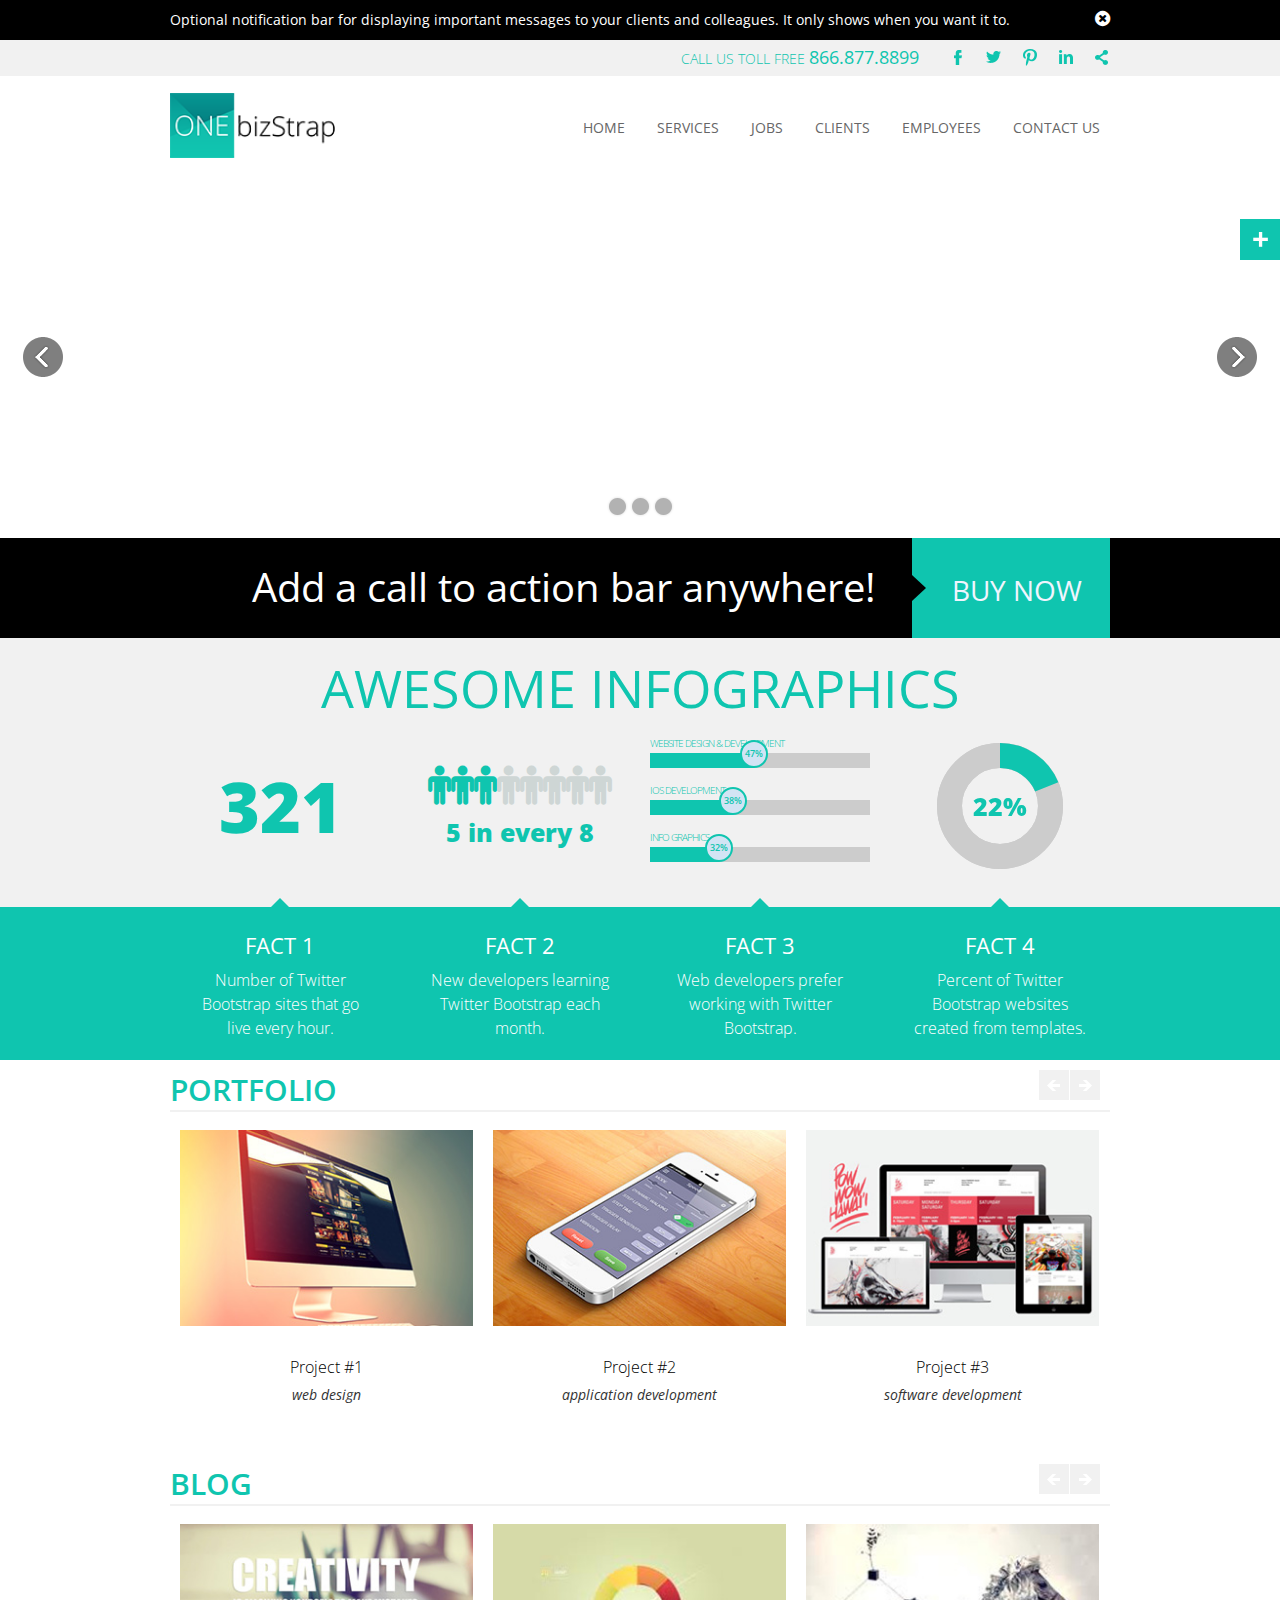
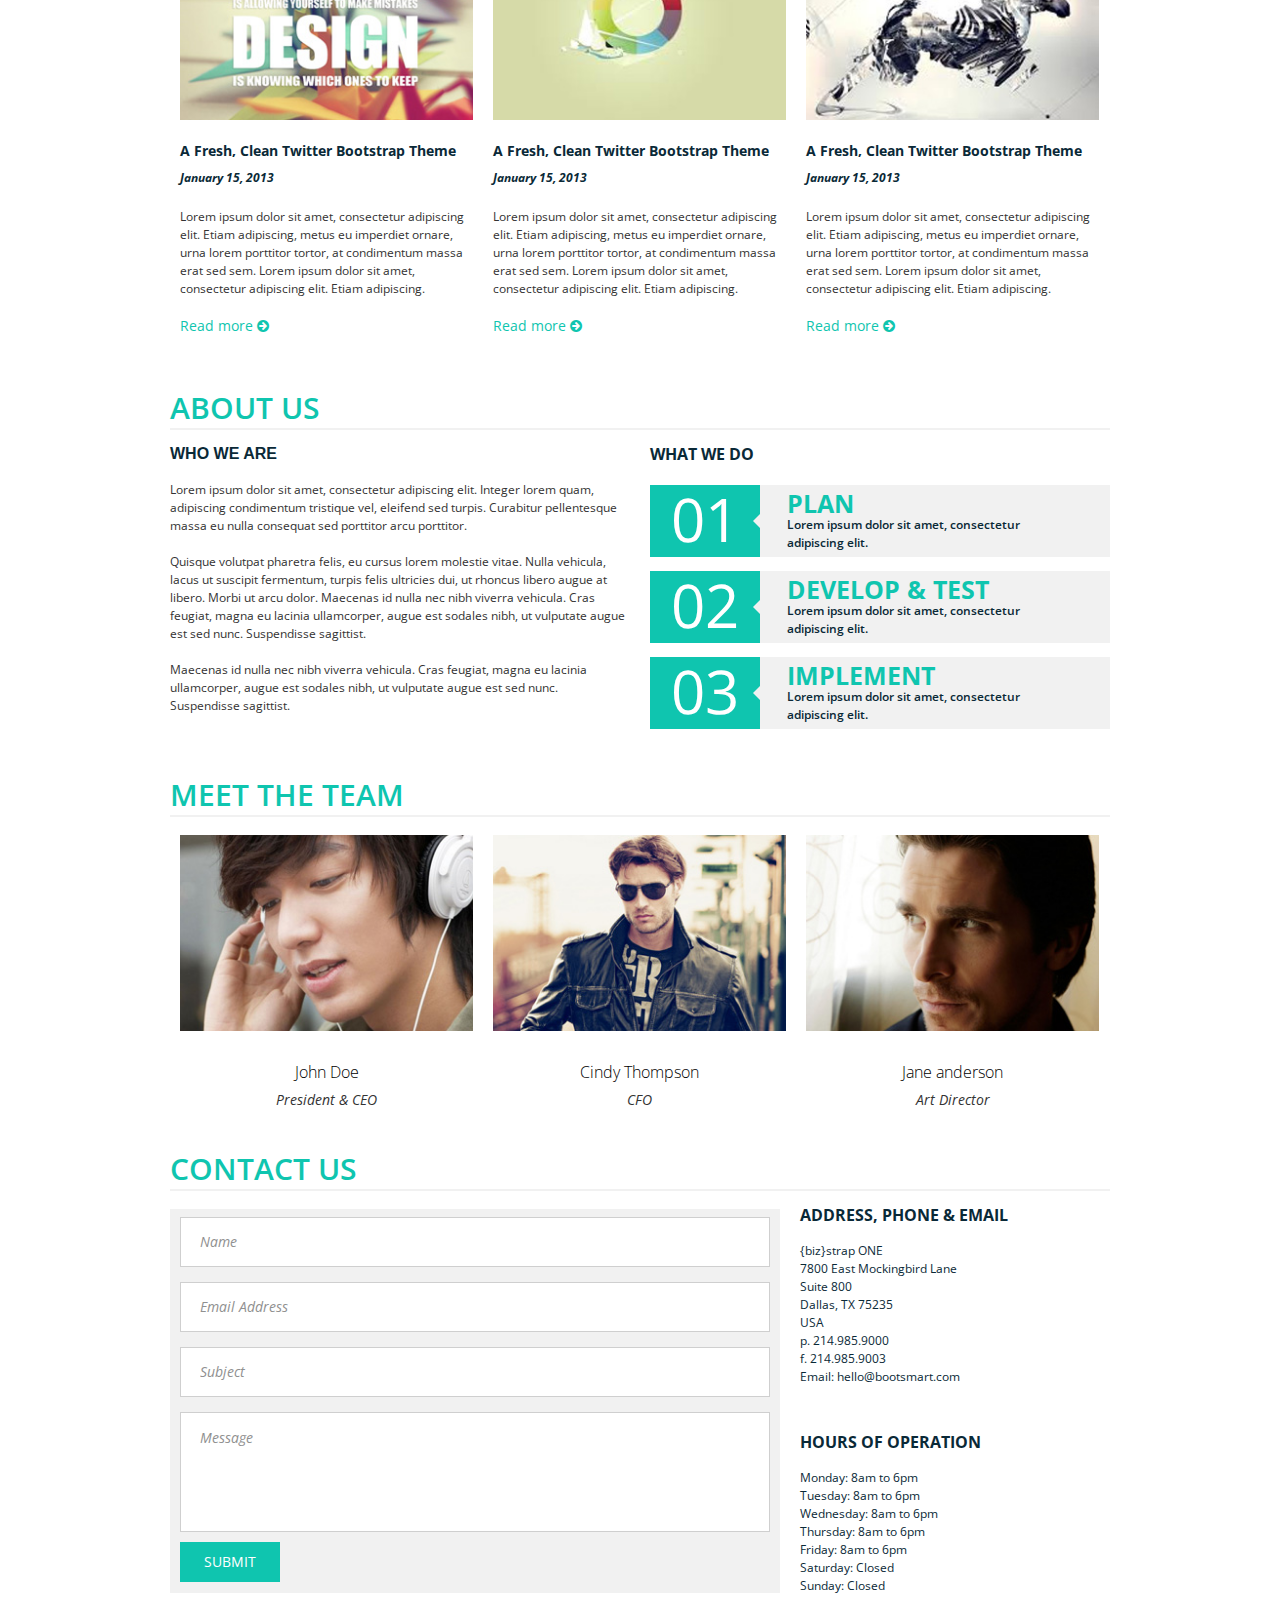
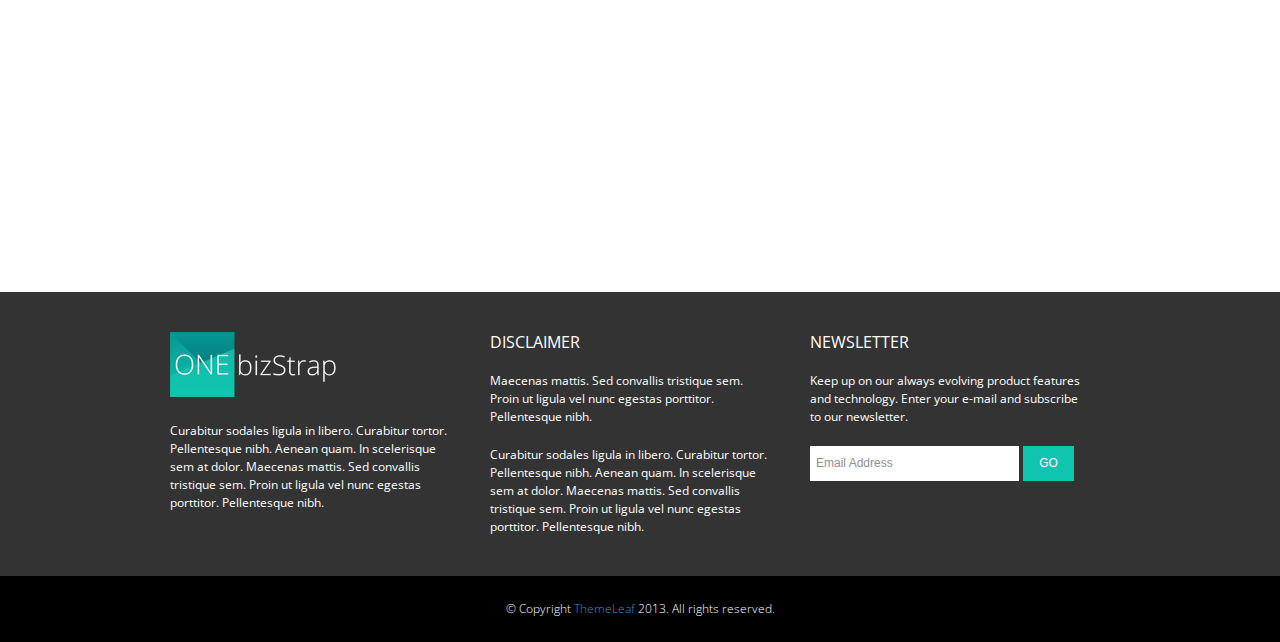
<file: index.html>
<!DOCTYPE HTML>
<html>
    <head>
		<meta charset="utf-8">
        <title>bizStrap ONE - Business and Infographics Themes for Twitter Bootstrap</title>
        <meta name="viewport" content="width=device-width, initial-scale=1.0">
        <link type="text/css" rel="stylesheet" href="css/bootstrap.css" />
        <link type="text/css" rel="stylesheet" href="css/bootstrap-theme.css" />
        <link type="text/css" rel="stylesheet" href="js/rs-plugin/css/settings.css" />
        <link href='http://fonts.googleapis.com/css?family=Open+Sans:400italic,700italic,400,600,700,800' rel='stylesheet' type='text/css'>
        <link href='http://fonts.googleapis.com/css?family=Open+Sans+Condensed:700' rel='stylesheet' type='text/css'>
        <link type="text/css" rel="stylesheet" href="css/style.css" />
        <link type="text/css" rel="stylesheet" href="css/font-awesome.css" />
        <link type="text/css" rel="stylesheet" href="css/media.css" />        
    </head>

    <body>

        <div id="container" class="main">
            <div id="out">
                <div id="home_marker"></div>
                <div id="header">
                    <div class="inner">
                        
                        <!-- start notification bar -->
                        <div class="notify-bar">
                            <div class="container">
                                <div class="row">
                                    <div class="col-md-11 col-xs-11 col-sm-11">
                                        <!-- enter notification message here -->
                                        <p>Optional notification bar for displaying important messages to your clients and colleagues. It only shows when you want it to.</p>
                                    </div>
                                    <div class="col-md-1 col-xs-1 col-sm-1"><a href="#" class="notify-close"><i class="icon-remove-sign"></i></a></div>
                                </div>
                            </div>
                        </div>
                        <!-- /end notification bar -->
                        
                        <!-- start top grey bar -->
                        <div class="top">
                            <div class="container">
                                <div class="row"> 
								    <div class="col-md-12 col-xs-12 col-sm-12">                               
										<div class="contacts_block">
											<!-- edit social icons here -->
											<ul class="social_links clearfix">
												<li><a href="#" class="fb styler_bg_color"></a></li>
												<li><a href="#" class="tw styler_bg_color"></a></li>
												<li><a href="#" class="pi styler_bg_color"></a></li>
												<li><a href="#" class="in styler_bg_color"></a></li>
												<li><a href="#" class="share styler_bg_color"></a></li>
											</ul>
											<!-- edit phone number here -->
											<div class="phone styler_color">CALL US TOLL FREE <span>866.877.8899</span></div>
											<div class="clear"></div>
										</div>
									</div>
                                </div>
                            </div>
                            <a href="#" class="scrollup"></a>
                        </div>
                        <!-- /end top grey bar -->
                        
                        <!-- start logo and nav area -->
                        <div class="bottom">
                            <div class="container">
                                <div class="row">
                                    <div class="col-md-2 col-xs-12 col-sm-2">
                                        <!-- your logo goes here -->
                                        <a href="#" id="logo"><img src="img/logo.png" alt="" /></a>
                                    </div>
                                    <div class="col-md-10 col-xs-12 col-sm-10">
                                        <div id="top_menu">
                                            <div class="navbar">                                              
												<a class="btn navbar-btn navbar-toggle" data-toggle="collapse" data-target=".navbar-collapse">
													<span class="menu-btn-name">Menu</span>
													<span class="icon-bar"></span>
													<span class="icon-bar"></span>
													<span class="icon-bar"></span>
												</a>                                                                              
												<div class="navbar-collapse">
													<ul class="nav nav-pills">
														<!-- navigation menus here -->
														<li><a href="index.html" class="styler_hover_bg_color styler_active_bg_color styler_hover_color styler_active_color">HOME</a></li>
														<li><a href="#" class="styler_hover_bg_color styler_active_bg_color styler_hover_color styler_active_color">SERVICES</a></li>
														<!--<li class="dropdown">
															<a href="#" class="dropdown-toggle styler_hover_bg_color styler_active_bg_color styler_hover_color styler_active_color" data-toggle="dropdown">External pages</a>
															<ul class="dropdown-menu">
																<li><a href="library.html" class="styler_hover_bg_color styler_active_bg_color styler_hover_color styler_active_color">Info Graphics Library</a></li>
																<li><a href="inside.html" class="styler_hover_bg_color styler_active_bg_color styler_hover_color styler_active_color">Inside Page</a></li>
															</ul>
														</li>-->
														<li><a href="#" class="styler_hover_bg_color styler_active_bg_color styler_hover_color styler_active_color">JOBS</a></li>
														<li><a href="clients.html" class="styler_hover_bg_color styler_active_bg_color styler_hover_color styler_active_color">CLIENTS</a></li>
														<li><a href="#" class="styler_hover_bg_color styler_active_bg_color styler_hover_color styler_active_color">EMPLOYEES</a></li>
														<li><a href="contact-us.html" class="styler_hover_bg_color styler_active_bg_color styler_hover_color styler_active_color">CONTACT US</a></li>
													</ul>
												</div>
                                            </div>
                                        </div>
                                    </div>
                                </div>
                            </div>
                        </div>
                        <!-- /end logo and nav area -->
                        
                    </div>
                </div>

                <div id="wrapper">
                    
                    <!-- slider start -->
                    <div class="fullwidthbanner-container" id="main_slider">
                        <div class="fullwidthbanner">
                            <ul>
                                <!-- slide 1 -->
                                <li class="slide1" data-transition="slotzoom-horizontal" data-slotamount="5"  data-masterspeed="300">
                                    <!-- slide 1 main image -->
                                    <img alt="" src="img/slide1.jpg" />
                                    <div class="caption sft" data-x="15" data-y="60" data-speed="2500" data-start="1000" data-easing="easeInBack">
                                        <!-- slide 1 caption 1 -->
                                        <p class="cap-1">WHATEVER IT IS, BIZSTRAP ONE CAN HELP YOU ACHEIVE IT.</p>
                                    </div>
                                    <div class="caption sfl" data-x="15" data-y="100" data-speed="1500" data-start="1000" data-easing="easeInBack">
                                        <!-- slide 1 caption 2 -->
                                        <p class="cap-2"><span>WHAT WOULD YOU DO</span><br /><span>IF YOU HAD THE WORLD</span><br /><span>ON A STRING?</span></p>
                                    </div>
                                    <div class="caption sfl" data-x="15" data-y="280" data-speed="1500" data-start="1000" data-easing="easeInBack">
                                        <!-- slide 1 caption 3 -->
                                        <p class="cap-3">bizStrap ONE is designed specifically to help your business take off.<br /> 
                                            Elegant design and amazing built-in tools help you bring your vision to world.</p>
                                    </div>
                                </li>
                                <!-- slide 2 -->
                                <li class="slide2" data-transition="boxfade" data-slotamount="5"  data-masterspeed="300">
                                    <!-- slide 2 main image -->
                                    <img alt="" src="img/slide2.jpg" />
                                    <div class="caption sft" data-x="15" data-y="40" data-speed="1500" data-start="400" data-easing="easeInBack">
                                        <!-- slide 2 caption 1 -->
                                        <p class="cap-1">STATISTICS SAY YOU HAVE 3 SECONDS TO<br />CAPTURE YOUR WEBSITE VISITOR’S ATTENTION.</p>
                                    </div>
                                    <div class="caption sfl" data-x="15" data-y="115" data-speed="1500" data-start="700" data-easing="easeInBack">
                                        <!-- slide 2 caption 2 -->
                                        <p class="cap-2"><span>HOW WILL YOU MAKE</span><br />
                                            <span>THOSE SECONDS COUNT?</span>
                                        </p>
                                    </div>
                                    <div class="caption sfl" data-x="15" data-y="245" data-speed="1500" data-start="1000" data-easing="easeInBack">
                                        <!-- slide 2 caption 3 -->
                                        <p class="cap-3">bizstrap One includes an entire library of awesome<br />
                                            info graphics that grab site visitor’s attention, and<br />
                                            helps you tell your story in a visually compelling way<br /> 
                                            that produces results.</p>
                                    </div>
                                    <div class="caption sfr" data-x="480" data-y="40" data-speed="2000" data-start="700" data-easing="easeInBack">
                                        <!-- slide 2 layer image 1 -->
                                        <img src="img/graph2_1.png" alt="" />
                                    </div>
                                    <div class="caption sfr" data-x="480" data-y="175" data-speed="2000" data-start="1000" data-easing="easeInBack">
                                        <!-- slide 2 layer image 2 -->
                                        <img src="img/graph2_2.png" alt="" />
                                    </div>
                                    <div class="caption sfr" data-x="480" data-y="245" data-speed="2000" data-start="1300" data-easing="easeInBack">
                                        <!-- slide 2 layer image 3 -->
                                        <img src="img/graph2_3.png" alt="" />
                                    </div>
                                    <div class="caption sfr" data-x="480" data-y="300" data-speed="2000" data-start="1700" data-easing="easeInBack">
                                        <!-- slide 2 layer image 4 -->
                                        <img src="img/graph2_4.png" alt="" />
                                    </div>
                                    <div class="caption sft" data-x="820" data-y="25" data-speed="2000" data-start="1900" data-easing="easeInBack">
                                        <!-- slide 2 layer image 5 -->
                                        <img src="img/graph2_6.png" alt="" />
                                    </div>
                                    <div class="caption sfb" data-x="820" data-y="170" data-speed="2000" data-start="2200" data-easing="easeInBack">
                                        <!-- slide 2 layer image 6 -->
                                        <img src="img/graph2_5.png" alt="" />
                                    </div>                      
                                    <div class="caption sft hidden-phone" data-x="585" data-y="120" data-speed="1500" data-start="100" data-easing="easeInBack">
                                        <!-- slide 2 caption 4 -->
                                        <p class="cap-4"><span class="first">3</span><br /><br /><br /><span class="second">seconds</span></p>
                                    </div>
                                </li>
                                <!-- slide 3 -->
                                <li class="slide3" data-transition="boxfade" data-slotamount="5"  data-masterspeed="300">
                                    <!-- slide 3 main image -->
                                    <img alt="" src="img/slide3.jpg" />
                                    <div class="caption sft" data-x="15" data-y="75" data-speed="2500" data-start="1000" data-easing="easeInBack">
                                        <!-- slide 3 caption 1 -->
                                        <p class="cap-1">LOOKS AWESOME ON PRACTICALLY ALL DEVICES.</p>
                                    </div>
                                    <div class="caption sfl" data-x="15" data-y="115" data-speed="1500" data-start="1000" data-easing="easeInBack">
                                        <!-- slide 3 caption 2 -->
                                        <p class="cap-2"><span>INCREDIBLY FRESH</span><br />
                                            <span>& RESPONSIVE!</span>
                                        </p>
                                    </div>
                                    <div class="caption sfl" data-x="15" data-y="235" data-speed="1500" data-start="1000" data-easing="easeInBack">
                                        <!-- slide 3 caption 3 -->
                                        <p class="cap-3">bizStrap ONE packs incredibly fresh design<br />
                                            and looks awesome on practically any device,<br />
                                            including computers, tablets and phones.</p>
                                    </div>
                                    <div class="caption sfb" data-x="480" data-y="75" data-speed="2000" data-start="1000" data-easing="easeInBack">
                                        <!-- slide 3 layer image 1 -->
                                        <img src="img/devices.png" alt="" />
                                    </div>
                                </li>
                            </ul>
                        </div>
                    </div>
                    <!-- /end slider -->
                    
                    <div class="container">
                        <!-- call to action bar -->
                        <div class="order_block"><i></i><a href="#" class="order_btn styler_bg_color">BUY NOW</a> <span>Add a call to action bar anywhere!</span></div>
                        
                        <!-- start infogrphics bar -->
                        <div id="features_marker"></div>
                        <div class="infograph">
                            <sup class="styler_bg_color"></sup>
                            <!-- infographics bar headline -->
                            <div class="header styler_color">AWESOME INFOGRAPHICS</div>
                            <div class="row">
                                <!-- infographic column 1 -->
                                <div class="col-md-3 col-xs-3 col-sm-3">
                                    <div class="graph">
                                        <div class="graph_inner">
                                            <!-- infographic column 1 - large number -->
                                            <div class="large_num styler_color">321</div>
                                        </div>
                                    </div>
                                    <div class="desc styler_bg_color">
                                        <i class="styler_border_color"></i>
                                        <!-- infographics column 1 headline -->
                                        <div class="name">FACT 1</div>
                                        <!-- infographics column 1 text body -->
                                        <div class="text">Number of Twitter Bootstrap sites that go live every hour.</div>
                                    </div>
                                </div>
                                <!-- infographic column 2 -->
                                <div class="col-md-3 col-xs-3 col-sm-3">
                                    <div class="graph">
                                        <div class="graph_inner">
                                            <!-- infographic column 2 - contrasting icons -->
                                            <div class="progress_bars_with_image styler_infograph" data-number="8" data-value="5" data-icon="icon-male" data-height="40" data-color="#0eae9b"></div>
                                            <!-- infographic column 2 - contrasting icons caption -->
                                            <div class="progress_bars_with_image_title styler_color">5 in every 8</div>
                                        </div>
                                    </div>
                                    <div class="desc styler_bg_color">
                                        <i class="styler_border_color"></i>
                                        <!-- infographics column 2 headline -->
                                        <div class="name">FACT 2</div>
                                        <!-- infographics column 2 text body -->
                                        <div class="text">New developers learning Twitter Bootstrap each month.</div>
                                    </div>
                                </div>
                                <!-- infographic column 3 -->
                                <div class="col-md-3 col-xs-3 col-sm-3">
                                    <div class="graph">
                                        <div class="graph_inner">
                                            <!-- infogrphic column 3 progress bars -->
                                            <div class="progress_bars_block">
                                                <!-- progress bar caption -->
                                                <div class="progress_bars_caption styler_color">WEBSITE DESIGN & DEVELOPMENT</div>
                                                <!-- progress bar -->
                                                <div class="progress_bars horizontal style1 styler_infograph" data-width="220" data-height="15" data-color="#0eae9b" data-title="inner" data-value="75%"></div>
                                                <!-- progress bar caption -->
                                                <div class="progress_bars_caption styler_color">iOS DEVELOPMENT</div>
                                                <!-- progress bar -->
                                                <div class="progress_bars horizontal style1 styler_infograph" data-width="220" data-height="15" data-color="#0eae9b" data-title="inner" data-value="60%"></div>
                                                <!-- progress bar caption -->
                                                <div class="progress_bars_caption styler_color">INFO GRAPHICS</div>
                                                <!-- progress bar -->
                                                <div class="progress_bars horizontal style1 styler_infograph" data-width="220" data-height="15" data-color="#0eae9b" data-title="inner" data-value="50%"></div>
                                            </div>
                                        </div>
                                    </div>
                                    <div class="desc styler_bg_color">
                                        <i class="styler_border_color"></i>
                                        <!-- infographics column 3 headline -->
                                        <div class="name">FACT 3</div>
                                        <!-- infographics column 3 text body -->
                                        <div class="text">Web developers prefer working with Twitter Bootstrap.</div>
                                    </div>
                                </div>
                                <!-- infographic column 4 -->
                                <div class="col-md-3 col-xs-3 col-sm-3">
                                    <div class="graph">
                                        <div class="graph_inner">
                                            <!-- infogrphic column 4 pie chart -->
                                            <div class="easy-pie-chart styler_infograph" data-percent="70" data-trackColor="#6ed1ff" data-color="#0eae9b" data-lineWidth="25" data-size="126" data-cap="butt"></div>
                                        </div>
                                    </div>
                                    <div class="desc styler_bg_color">
                                        <i class="styler_border_color"></i>
                                        <!-- infographics column 4 headline -->
                                        <div class="name">FACT 4</div>
                                        <!-- infographics column 4 text body -->
                                        <div class="text">Percent of Twitter Bootstrap websites created from templates.</div>
                                    </div>
                                </div>
                            </div>
                        </div>
                        <!-- /end infographics bar -->

                        <!-- start portfolio -->
                        <div id="portfolio_marker"></div>
                        <div class="mod row">
                            <!-- portfolio headline -->
							<div class="col-md-12 col-xs-12 col-sm-12">
								<div class="caption styler_color">PORTFOLIO</div>
								<div class="carousel portfolio">
									<ul>
										<li>
											<a href="#" class="photo styler_parent">
												<!-- portfolio image -->
												<span class="img"><i class="styler_bg_color"></i><img src="img/img2.jpg" alt="" /></span>
												<span class="text styler_hover_border_color">
													<i class="styler_border_color"></i>
													<!-- portfolio item name -->
													<span class="name">Project #1</span>
													<!-- portfolio description -->
													<span class="desc">web design</span>
												</span>
											</a>
										</li>
										<li>
											<a href="#" class="photo styler_parent">
												<!-- portfolio image -->
												<span class="img"><i class="styler_bg_color"></i><img src="img/img.jpg" alt="" /></span>
												<span class="text styler_hover_border_color">
													<i class="styler_border_color"></i>
													<!-- portfolio item name -->
													<span class="name">Project #2</span>
													<!-- portfolio description -->
													<span class="desc">application development</span>
												</span>
											</a>
										</li>
										<li>
											<a href="#" class="photo styler_parent">
												<!-- portfolio image -->
												<span class="img"><i class="styler_bg_color"></i><img src="img/img3.jpg" alt="" /></span>
												<span class="text styler_hover_border_color">
													<i class="styler_border_color"></i>
													<!-- portfolio item name -->
													<span class="name">Project #3</span>
													<!-- portfolio description -->
													<span class="desc">software development</span>
												</span>
											</a>
										</li>
										<li>
											<a href="#" class="photo styler_parent">
												<!-- portfolio image -->
												<span class="img"><i class="styler_bg_color"></i><img src="img/img4.jpg" alt="" /></span>
												<span class="text styler_hover_border_color">
													<i class="styler_border_color"></i>
													<!-- portfolio item name -->
													<span class="name">Project #4</span>
													<!-- portfolio description -->
													<span class="desc">software development</span>
												</span>
											</a>
										</li>
									</ul>
									<a href="#" class="left_arr styler_hover_bg_color"></a>
									<a href="#" class="right_arr styler_hover_bg_color"></a>
								</div>
							</div>
                        </div>
                        <!-- /end portfolio -->

                        <!-- start blog -->
                        <div id="blog_marker"></div>
                        <div class="mod row">
                            <!-- blog headline -->
							<div class="col-md-12 col-xs-12 col-sm-12">
								<div class="caption styler_color">BLOG</div>
								<div class="carousel articles">
									<ul>
										<li>
											<!-- blog post image -->
											<a href="#" class="img"><img src="img/img4.jpg" alt="" /></a>
											<div class="text">
												<!-- blog post headline -->
												<div class="name">A Fresh, Clean Twitter Bootstrap Theme</div>
												<!-- blog post date -->
												<div class="date">January 15, 2013</div>
												<!-- blog post summary text -->
												<div class="desc">Lorem ipsum dolor sit amet, consectetur adipiscing elit. Etiam adipiscing, metus eu imperdiet ornare, urna lorem porttitor tortor, at condimentum massa erat sed sem. Lorem ipsum dolor sit amet, consectetur adipiscing elit. Etiam adipiscing.</div>
												<div class="more">
													<!-- link to blog post -->
													<a href="#" class="styler_color">Read more <i class="icon-circle-arrow-right"></i></a>
												</div>
											</div>
										</li>
										<li>
											<!-- blog post image -->
											<a href="#" class="img"><img src="img/img5.jpg" alt="" /></a>
											<div class="text">
												<!-- blog post headline -->
												<div class="name">A Fresh, Clean Twitter Bootstrap Theme</div>
												<!-- blog post date -->
												<div class="date">January 15, 2013</div>
												<!-- blog post summary text -->
												<div class="desc">Lorem ipsum dolor sit amet, consectetur adipiscing elit. Etiam adipiscing, metus eu imperdiet ornare, urna lorem porttitor tortor, at condimentum massa erat sed sem. Lorem ipsum dolor sit amet, consectetur adipiscing elit. Etiam adipiscing.</div>
												<div class="more">
													<!-- link to blog post -->
													<a href="#" class="styler_color">Read more <i class="icon-circle-arrow-right"></i></a>
												</div>
											</div>
										</li>
										<li>
											<!-- blog post image -->
											<a href="#" class="img"><img src="img/img6.jpg" alt="" /></a>
											<div class="text">
												<!-- blog post headline -->
												<div class="name">A Fresh, Clean Twitter Bootstrap Theme</div>
												<!-- blog post date -->
												<div class="date">January 15, 2013</div>
												<!-- blog post summary -->
												<div class="desc">Lorem ipsum dolor sit amet, consectetur adipiscing elit. Etiam adipiscing, metus eu imperdiet ornare, urna lorem porttitor tortor, at condimentum massa erat sed sem. Lorem ipsum dolor sit amet, consectetur adipiscing elit. Etiam adipiscing.</div>
												<div class="more">
													<!-- link to blog post -->
													<a href="#" class="styler_color">Read more <i class="icon-circle-arrow-right"></i></a>
												</div>
											</div>
										</li>
										<li>
											<!-- blog post image -->
											<a href="#" class="img"><img src="img/img7.jpg" alt="" /></a>
											<div class="text">
												<!-- blog post headline -->
												<div class="name">A Fresh, Clean Twitter Bootstrap Theme</div>
												<!-- blog post date -->
												<div class="date">January 15, 2013</div>
												<!-- blog post summary -->
												<div class="desc">Lorem ipsum dolor sit amet, consectetur adipiscing elit. Etiam adipiscing, metus eu imperdiet ornare, urna lorem porttitor tortor, at condimentum massa erat sed sem. Lorem ipsum dolor sit amet, consectetur adipiscing elit. Etiam adipiscing.</div>
												<div class="more">
													<!-- link to blog post -->
													<a href="#" class="styler_color">Read more</a>
												</div>
											</div>
										</li>
									</ul>
									<a href="#" class="left_arr styler_hover_bg_color"></a>
									<a href="#" class="right_arr styler_hover_bg_color"></a>
								</div>
							</div>
                        </div>
                        <!-- /end blog -->

                        <!-- start about us -->
                        <div id="about_marker"></div>
                        <div class="mod row" id="about_block">
                            <!-- column 1 caption -->
							<div class="col-md-12 col-xs-12 col-sm-12">
                            	<div class="caption styler_color">ABOUT US</div>
							</div>
                            <div class="col-md-6 col-xs-12 col-sm-6">
                                <div class="article">
                                    <!-- column 1 headline -->
                                    <h1>WHO WE ARE</h1>
                                    <!-- column 1 text -->
                                    <p>Lorem ipsum dolor sit amet, consectetur adipiscing elit. Integer lorem quam, adipiscing condimentum tristique vel, eleifend sed turpis. Curabitur pellentesque massa eu nulla consequat sed porttitor arcu porttitor.</p>
                                    <p>Quisque volutpat pharetra felis, eu cursus lorem molestie vitae. Nulla vehicula, lacus ut suscipit fermentum, turpis felis ultricies dui, ut rhoncus libero augue at libero. Morbi ut arcu dolor. Maecenas id nulla nec nibh viverra vehicula. Cras feugiat, magna eu lacinia ullamcorper, augue est sodales nibh, ut vulputate augue est sed nunc. Suspendisse sagittist.</p>
                                    <p>Maecenas id nulla nec nibh viverra vehicula. Cras feugiat, magna eu lacinia ullamcorper, augue est sodales nibh, ut vulputate augue est sed nunc. Suspendisse sagittist.</p>
                                </div>
                            </div>
                            <div class="col-md-6 col-xs-12 col-sm-6">
                                <div class="work">
                                    <!-- column 2 caption -->
                                    <div class="header">WHAT WE DO</div>
                                    <!-- steps/process boxes -->
                                    <ul class="styled_list styler_infograph" data-type="process_box">
                                        <li>
                                            <!-- box 1 caption -->
                                            <div class="name styler_color">PLAN</div>
                                            <!-- box 1 text -->
                                            <div class="desc">Lorem ipsum dolor sit amet, consectetur adipiscing elit.</div>
                                        </li>
                                        <li>
                                            <!-- box 2 caption -->
                                            <div class="name styler_color">DEVELOP & TEST</div>
                                            <!-- box 2 text -->
                                            <div class="desc">Lorem ipsum dolor sit amet, consectetur adipiscing elit.</div>
                                        </li>
                                        <li>
                                            <!-- box 3 caption -->
                                            <div class="name styler_color">IMPLEMENT</div>
                                            <!-- box 3 text -->
                                            <div class="desc">Lorem ipsum dolor sit amet, consectetur adipiscing elit.</div>
                                        </li>
                                    </ul>
                                </div>
                            </div>
                        </div>
                        <!-- /end about us -->

                        <!-- start team -->
                        <div class="mod row">
                            <!-- team headline -->
							<div class="col-md-12 col-xs-12 col-sm-12">
								<div class="caption styler_color">MEET THE TEAM</div>
							</div>
							<div class="col-md-12 col-xs-12 col-sm-12">
								<div class="team">
									<div class="person">
										<a href="#" class="photo styler_parent">
											<!-- team member photo -->
											<span class="img"><i class="styler_bg_color"></i><img src="img/img7.jpg" alt="" /></span>
											<span class="text styler_hover_border_color">
												<i class="styler_border_color"></i>
												<!-- team member name -->
												<span class="name">John Doe</span>
												<!-- team member title -->
												<span class="desc">President & CEO</span>
											</span>
										</a>
									</div>
									<div class="person">
										<a href="#" class="photo styler_parent">
											<!-- team member photo -->
											<span class="img"><i class="styler_bg_color"></i><img src="img/img8.jpg" alt="" /></span>
											<span class="text styler_hover_border_color">
												<i class="styler_border_color"></i>
												<!-- team member name -->
												<span class="name">Cindy Thompson</span>
												<!-- team member title -->
												<span class="desc">CFO</span>
											</span>
										</a>
									</div>
									<div class="person">
										<a href="#" class="photo styler_parent">
											<!-- team member photo -->
											<span class="img"><i class="styler_bg_color"></i><img src="img/img9.jpg" alt="" /></span>
											<span class="text styler_hover_border_color">
												<i class="styler_border_color"></i>
												<!-- team memeber name -->
												<span class="name">Jane anderson</span>
												<!-- team member title -->
												<span class="desc">Art Director</span>
											</span>
										</a>
									</div>
								</div>
							</div>
                        </div>
                        <!-- /end team -->

                        <!-- start contact us -->
                        <div id="contact_marker"></div>
                        <div class="mod row">
                            <!-- contact us headline -->
							<div class="col-md-12 col-xs-12 col-sm-12">
                            	<div class="caption styler_color">CONTACT US</div>
							</div>
                            <div class="col-md-8 col-xs-12 col-sm-8">
                                <!-- contact us form -->
                                <div class="contact_form">
                                    <form action="/" method="post">
                                        <input type="text" placeholder="Name" />
                                        <input type="text" placeholder="Email Address" />
                                        <input type="text" placeholder="Subject" />
                                        <textarea placeholder="Message"></textarea>
                                        <input type="submit" value="SUBMIT" class="styler_bg_color" />							
                                    </form>
                                </div>
                            </div>
                            <div class="col-md-4 col-xs-12 col-sm-4">
                                <div class="info">
                                    <!-- contact us address headline -->
                                    <div class="header">ADDRESS, PHONE & EMAIL</div>
                                    <div class="text">
                                        <!-- address details -->
                                        <p>{biz}strap ONE</p>
                                        <p>7800 East Mockingbird Lane</p>
                                        <p>Suite 800</p>
                                        <p>Dallas, TX 75235</p>
                                        <p>USA</p>
                                        <p>p. 214.985.9000</p>
                                        <p>f. 214.985.9003</p>
                                        <p>Email: hello@bootsmart.com</p>
                                    </div>
                                </div>
                                <div class="info">
                                    <!-- contact us hours of operations headline -->
                                    <div class="header">HOURS OF OPERATION</div>
                                    <div class="text">
                                        <!-- hours of operations details -->
                                        <p>Monday: 8am to 6pm </p>
                                        <p>Tuesday: 8am to 6pm </p>
                                        <p>Wednesday: 8am to 6pm </p>
                                        <p>Thursday: 8am to 6pm </p>
                                        <p>Friday: 8am to 6pm </p>
                                        <p>Saturday: Closed </p>
                                        <p>Sunday: Closed </p>
                                    </div>
                                </div>
                            </div>
                        </div>
                        <!-- /end contact us -->

                    </div>
                    
                    <!-- start map -->
                    <div id="map"></div>
                    <!-- /end map -->
                    
                </div>
                <div id="empty"></div>
            </div>
        </div>

        <!-- start footer -->
        <div id="footer">
            <div class="top">
                <div class="container">
                    <div class="row">
                        <div class="col-md-4 col-xs-12 col-sm-4">
                            <!-- footer logo here -->
                            <a href="#" class="logo"><img src="img/logo_white.png" alt="" /></a>
                            <div class="text">
                                <!-- footer logo text -->
                                <p>Curabitur sodales ligula in libero. Curabitur tortor. Pellentesque nibh. Aenean quam. In scelerisque sem at dolor. Maecenas mattis. Sed convallis tristique sem. Proin ut ligula vel nunc egestas porttitor. Pellentesque nibh. </p>
                            </div>
                        </div>
                        <div class="col-md-4 col-xs-12 col-sm-4">
                            <div class="text">
                                <!-- disclaimer headline -->
                                <div class="header">DISCLAIMER</div>
                                <!-- disclaimer text -->
                                <p>Maecenas mattis. Sed convallis tristique sem. Proin ut ligula vel nunc egestas porttitor. Pellentesque nibh.</p>
                                <p>Curabitur sodales ligula in libero. Curabitur tortor. Pellentesque nibh. Aenean quam. In scelerisque sem at dolor. Maecenas mattis. Sed convallis tristique sem. Proin ut ligula vel nunc egestas porttitor. Pellentesque nibh. </p>
                            </div>
                        </div>
                        <div class="col-md-4 col-xs-12 col-sm-4">
                            <div class="text">
                                <!-- newsletter headline -->
                                <div class="header">NEWSLETTER</div>
                                <!-- newsletter text -->
                                <p>Keep up on our always evolving product features and technology. Enter your e-mail and subscribe to our newsletter.</p>
                            </div>
                            <!-- newsletter form -->
                            <div class="subscribe">
                                <form action="/" method="post">
                                    <input type="text" placeholder="Email Address" />
                                    <input type="submit" value="GO" class="styler_bg_color" />
                                </form>
                            </div>
                        </div>
                    </div>
                </div>
            </div>
            <div class="bottom">
                <div class="container">
                    <div class="row">
                        <!-- enter copyright information here -->
                        <div class="copyrights">© Copyright <a href="http://www.themeleaf.com" title="twitter bootstrap and wordpress themes">ThemeLeaf</a> 2013. All rights reserved.</div>
                    </div>
                </div>
            </div>
        </div>


        <script type="text/javascript" src="js/jquery-1.8.3.min.js"></script>
        <script type="text/javascript" src="js/jquery-ui.min.js"></script>
        <script type="text/javascript" src="js/bootstrap.js"></script>
        <script type="text/javascript" src="js/style-switcher/style-switcher.js"></script>
        <script type="text/javascript" src="js/rs-plugin/js/jquery.themepunch.revolution.min.js"></script>
        <script type="text/javascript" src="js/rs-plugin/js/jquery.themepunch.plugins.min.js"></script>
        <script type="text/javascript" src="js/jquery.carouFredSel-6.2.1.js"></script>
        <script type="text/javascript" src="http://www.google.com/jsapi"></script>
        <script type="text/javascript" src="js/jquery.easy-pie-chart.js"></script>
        <script type="text/javascript" src="js/library.js"></script>
        <script type="text/javascript" src="js/function.js"></script>

    </body>
</html>
</file>
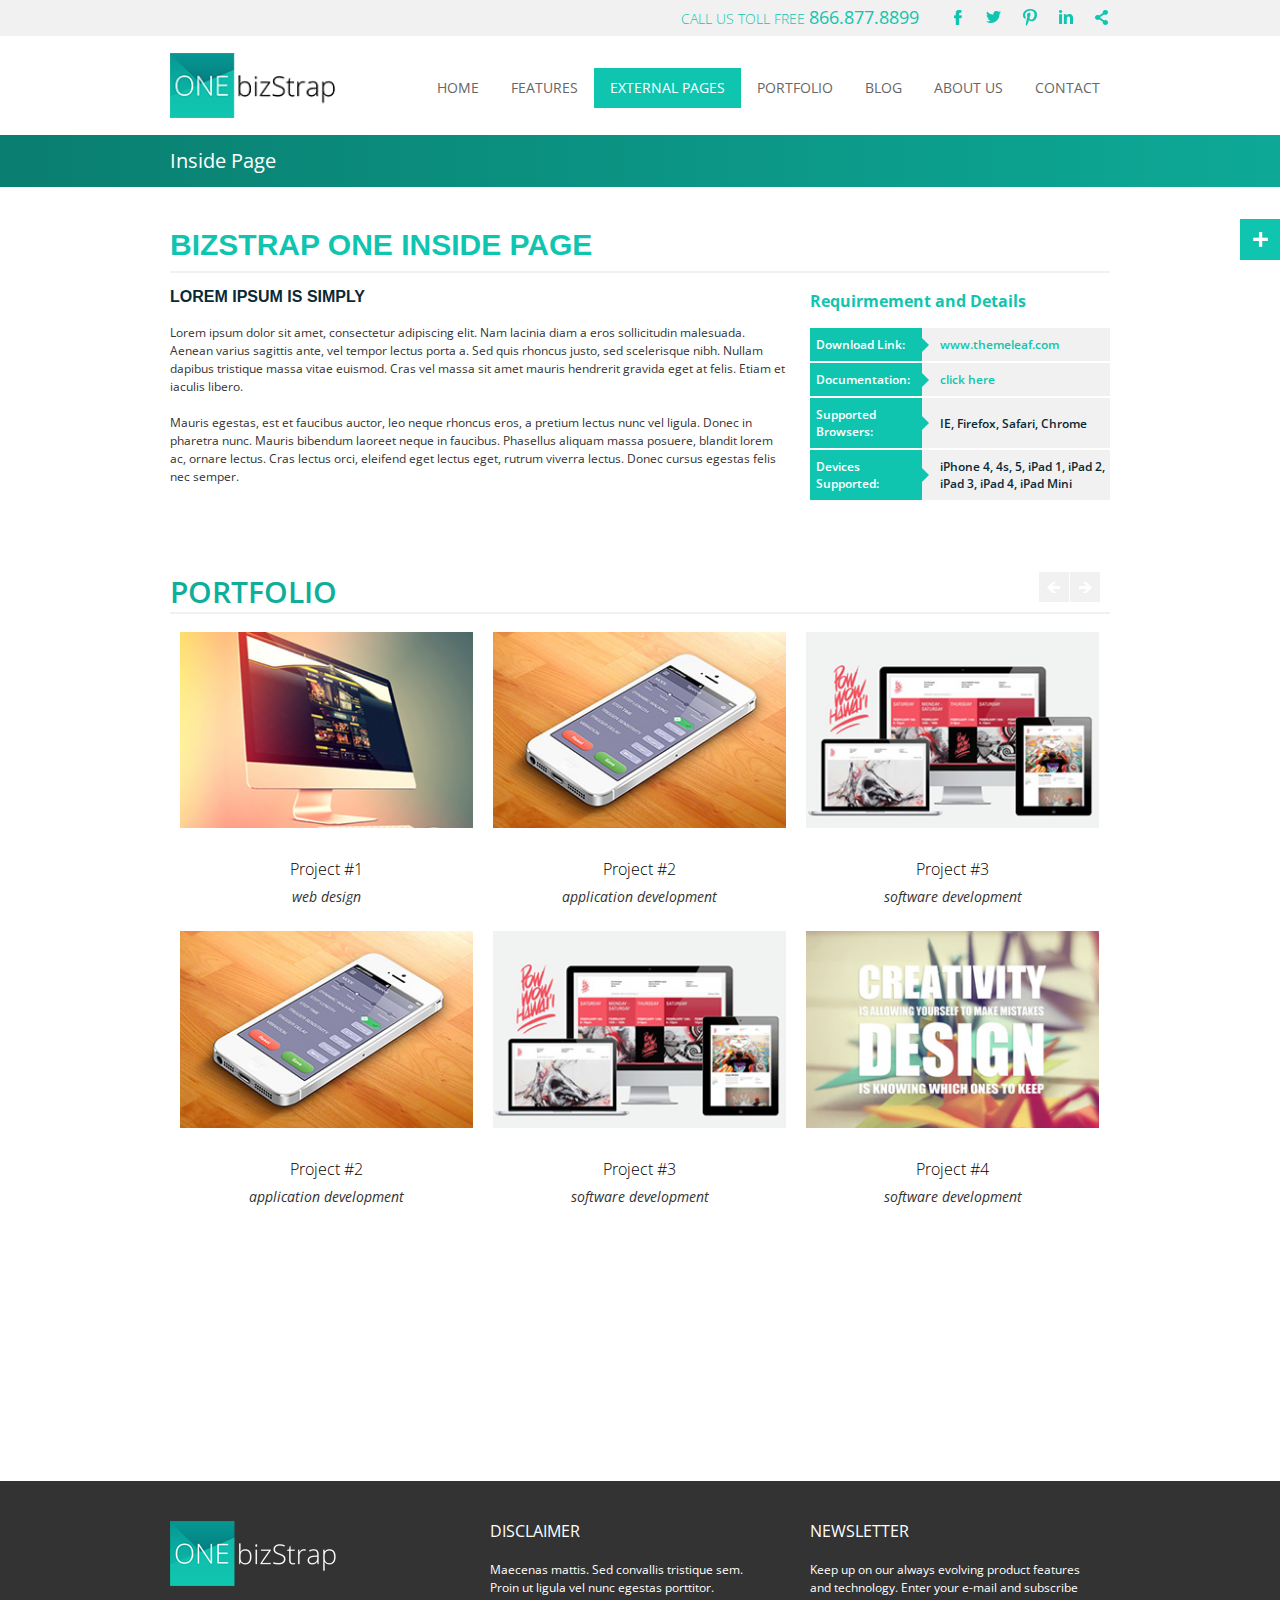
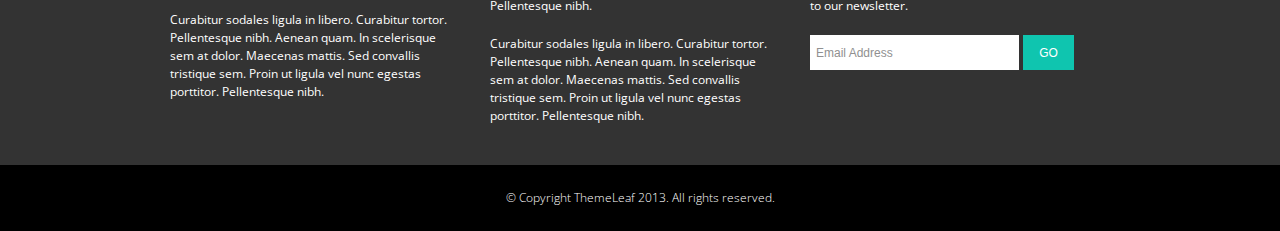
<file: inside.html>
<!DOCTYPE HTML>
<html>
    <head>
        <meta charset="utf-8">
        <title>Inside Page - bizStrap ONE - Business and Infographics Themes for Twitter Bootstrap</title>
        <meta name="viewport" content="width=device-width, initial-scale=1.0">
        <link type="text/css" rel="stylesheet" href="css/bootstrap.css" />
        <link type="text/css" rel="stylesheet" href="css/bootstrap-theme.css" />
        <link type="text/css" rel="stylesheet" href="js/rs-plugin/css/settings.css" />
        <link href='http://fonts.googleapis.com/css?family=Open+Sans:400italic,700italic,400,600,700,800' rel='stylesheet' type='text/css'>
        <link href='http://fonts.googleapis.com/css?family=Open+Sans+Condensed:700' rel='stylesheet' type='text/css'>
        <link type="text/css" rel="stylesheet" href="css/style.css" />
        <link type="text/css" rel="stylesheet" href="css/font-awesome.css" />
        <link type="text/css" rel="stylesheet" href="css/media.css" />
        <link type="text/css" rel="stylesheet" href="css/jquery.fancybox-1.3.4.css" />
    </head>

    <body>
        <div id="container" class="main">
            <div id="out">
                <div id="home_marker"></div>
                <div id="header">
                    <div class="inner">
                        
                        
                        <!-- start top grey bar -->
                        <div class="top">
                            <div class="container">
                                <div class="row"> 
								    <div class="col-md-12 col-xs-12 col-sm-12">                               
										<div class="contacts_block">
											<!-- edit social icons here -->
											<ul class="social_links clearfix">
												<li><a href="#" class="fb styler_bg_color"></a></li>
												<li><a href="#" class="tw styler_bg_color"></a></li>
												<li><a href="#" class="pi styler_bg_color"></a></li>
												<li><a href="#" class="in styler_bg_color"></a></li>
												<li><a href="#" class="share styler_bg_color"></a></li>
											</ul>
											<!-- edit phone number here -->
											<div class="phone styler_color">CALL US TOLL FREE <span>866.877.8899</span></div>
											<div class="clear"></div>
										</div>
									</div>
                                </div>
                            </div>
                            <a href="#" class="scrollup"></a>
                        </div>
                        <!-- /end top grey bar -->
                        
                        <!-- start logo and nav area -->
                        <div class="bottom">
                            <div class="container">
                                <div class="row">
                                    <div class="col-md-2 col-xs-12 col-sm-2">
                                        <!-- your logo goes here -->
                                        <a href="#" id="logo"><img src="img/logo.png" alt="" /></a>
                                    </div>
                                    <div class="col-md-10 col-xs-12 col-sm-10">
                                        <div id="top_menu">
                                            <div class="navbar">                                              
												<a class="btn navbar-btn navbar-toggle" data-toggle="collapse" data-target=".navbar-collapse">
													<span class="menu-btn-name">Menu</span>
													<span class="icon-bar"></span>
													<span class="icon-bar"></span>
													<span class="icon-bar"></span>
												</a>                                                                              
												<div class="navbar-collapse">
													<ul class="nav nav-pills">
														<!-- navigation menus here -->
														<li><a href="#home_anchor" class="styler_hover_bg_color styler_active_bg_color styler_hover_color styler_active_color">Home</a></li>
														<li><a href="#features_anchor" class="styler_hover_bg_color styler_active_bg_color styler_hover_color styler_active_color">FEATURES</a></li>
														<li class="dropdown styler_parent_active active">
															<a href="#" class="dropdown-toggle styler_hover_bg_color styler_active_bg_color styler_hover_color styler_active_color" data-toggle="dropdown">External pages</a>
															<ul class="dropdown-menu">
																<li><a href="library.html" class="styler_hover_bg_color styler_active_bg_color styler_hover_color styler_active_color">Info Graphics Library</a></li>
																<li class="styler_parent_active active"><a href="inside.html" class="styler_hover_bg_color styler_active_bg_color styler_hover_color styler_active_color">Inside Page</a></li>
															</ul>
														</li>
														<li><a href="#portfolio_anchor" class="styler_hover_bg_color styler_active_bg_color styler_hover_color styler_active_color">PORTFOLIO</a></li>
														<li><a href="#blog_anchor" class="styler_hover_bg_color styler_active_bg_color styler_hover_color styler_active_color">BLOG</a></li>
														<li><a href="#about_anchor" class="styler_hover_bg_color styler_active_bg_color styler_hover_color styler_active_color">ABOUT US</a></li>
														<li><a href="#contact_anchor" class="styler_hover_bg_color styler_active_bg_color styler_hover_color styler_active_color">CONTACT</a></li>
													</ul>
												</div>
                                            </div>
                                        </div>
                                    </div>
                                </div>
                            </div>
                        </div>
                        <!-- /end logo and nav area -->
                        
                    </div>
                </div>

                <div id="wrapper">
                    <div class="container">

                        <ul class="breadcrumbs styler_bg_color">
                            <li><span>Inside Page</span></li>
                        </ul>

                        <div class="row article_block">
                            <div class="col-md-12 col-xs-12 col-sm-12">
								<h1 class="styler_color">bizStrap ONE Inside Page</h1>
							</div>
                            <div class="col-md-8 col-xs-12 col-sm-6">
                                <div class="article">                                
                                    <h2>Lorem ipsum is simply</h2>
                                    <p>Lorem ipsum dolor sit amet, consectetur adipiscing elit. Nam lacinia diam a eros sollicitudin malesuada. Aenean varius sagittis ante, vel tempor lectus porta a. Sed quis rhoncus justo, sed scelerisque nibh. Nullam dapibus tristique massa vitae euismod. Cras vel massa sit amet mauris hendrerit gravida eget at felis. Etiam et iaculis libero.</p>
                                    <p>Mauris egestas, est et faucibus auctor, leo neque rhoncus eros, a pretium lectus nunc vel ligula. Donec in pharetra nunc. Mauris bibendum laoreet neque in faucibus. Phasellus aliquam massa posuere, blandit lorem ac, ornare lectus. Cras lectus orci, eleifend eget lectus eget, rutrum viverra lectus. Donec cursus egestas felis nec semper.</p>
                                </div>
                            </div>
                            <div class="col-md-4 col-xs-12 col-sm-6">
                                <div class="details">
                                    <div class="name styler_color">Requirmement and Details</div>
                                    <ul class="links">
                                        <li>
                                            <div class="name styler_bg_color"><i class="styler_border_color"></i>Download Link:</div>
                                            <div class="desc"><a href="#" class="styler_color">www.themeleaf.com</a></div>
                                        </li>
                                        <li>
                                            <div class="name styler_bg_color"><i class="styler_border_color"></i>Documentation: </div>
                                            <div class="desc"><a href="#" class="styler_color">click here</a></div>
                                        </li>
                                        <li>
                                            <div class="name styler_bg_color"><i class="styler_border_color"></i>Supported Browsers: </div>
                                            <div class="desc"><span>IE, Firefox, Safari, Chrome</span></div>
                                        </li>
                                        <li>
                                            <div class="name styler_bg_color"><i class="styler_border_color"></i>Devices Supported: </div>
                                            <div class="desc">iPhone 4, 4s, 5, iPad 1, iPad 2, iPad 3, iPad 4, iPad Mini</div>
                                        </li>
                                    </ul>
                                    <!--						<div class="note">
                                                                                            <div class="name">Devices Supported: </div>
                                                                                            <div class="desc">iPhone 4, 4s, 5, iPad 1, iPad 2, iPad 3, iPad 4, iPad Mini</div>
                                                                                    </div>-->
                                </div>
								
                            </div>
                            <div class="clear"></div>
                        </div>

                        <div id="portfolio_marker"></div>
                        <div class="mod row">
							<div class="col-md-12 col-xs-12 col-sm-12">
								<div class="caption">PORTFOLIO</div>
								<div class="carousel portfolio">
									<ul>
										<li>
											<a href="http://www.youtube.com/watch?v=ucTIGBH3Ehw" class="photo fancy-video styler_parent">
												<span class="img"><i class="styler_bg_color"></i><img src="img/img2.jpg" alt="" /></span>
												<span class="text styler_hover_border_color">
													<i class="styler_border_color"></i>
													<span class="name">Project #1</span>
													<span class="desc">web design</span>
												</span>
											</a>
											<a href="img/img.jpg" class="photo fancy styler_parent">
												<span class="img"><i class="styler_bg_color"></i><img src="img/img.jpg" alt="" /></span>
												<span class="text styler_hover_border_color">
													<i class="styler_border_color"></i>
													<span class="name">Project #2</span>
													<span class="desc">application development</span>
												</span>
											</a>
										</li>
										<li>
											<a href="img/img.jpg" class="photo fancy styler_parent">
												<span class="img"><i class="styler_bg_color"></i><img src="img/img.jpg" alt="" /></span>
												<span class="text styler_hover_border_color">
													<i class="styler_border_color"></i>
													<span class="name">Project #2</span>
													<span class="desc">application development</span>
												</span>
											</a>
											<a href="img/img3.jpg" class="photo fancy styler_parent">
												<span class="img"><i class="styler_bg_color"></i><img src="img/img3.jpg" alt="" /></span>
												<span class="text styler_hover_border_color">
													<i class="styler_border_color"></i>
													<span class="name">Project #3</span>
													<span class="desc">software development</span>
												</span>
											</a>
										</li>
										<li>
											<a href="img/img3.jpg" class="photo fancy styler_parent">
												<span class="img"><i class="styler_bg_color"></i><img src="img/img3.jpg" alt="" /></span>
												<span class="text styler_hover_border_color">
													<i class="styler_border_color"></i>
													<span class="name">Project #3</span>
													<span class="desc">software development</span>
												</span>
											</a>
											<a href="img/img4.jpg" class="photo fancy styler_parent">
												<span class="img"><i class="styler_bg_color"></i><img src="img/img4.jpg" alt="" /></span>
												<span class="text styler_hover_border_color">
													<i class="styler_border_color"></i>
													<span class="name">Project #4</span>
													<span class="desc">software development</span>
												</span>
											</a>
										</li>
										<li>
											<a href="img/img4.jpg" class="photo fancy styler_parent">
												<span class="img"><i class="styler_bg_color"></i><img src="img/img4.jpg" alt="" /></span>
												<span class="text styler_hover_border_color">
													<i class="styler_border_color"></i>
													<span class="name">Project #4</span>
													<span class="desc">software development</span>
												</span>
											</a>
											<a href="img/img.jpg" class="photo fancy styler_parent">
												<span class="img"><i class="styler_bg_color"></i><img src="img/img.jpg" alt="" /></span>
												<span class="text styler_hover_border_color">
													<i class="styler_border_color"></i>
													<span class="name">Project #2</span>
													<span class="desc">application development</span>
												</span>
											</a>
										</li>
									</ul>
									<a href="#" class="left_arr styler_hover_bg_color"></a>
									<a href="#" class="right_arr styler_hover_bg_color"></a>
								</div>
							</div>
                        </div>


                    </div>
                    <div id="map"></div>
                </div>
                <div id="empty"></div>
            </div>
        </div>

        <div id="footer">
            <div class="top">
                <div class="container">
                    <div class="row">
                        <div class="col-md-4 col-xs-12 col-sm-12">
                            <a href="#" class="logo"><img src="img/logo_white.png" alt="" /></a>
                            <div class="text">
                                <p>Curabitur sodales ligula in libero. Curabitur tortor. Pellentesque nibh. Aenean quam. In scelerisque sem at dolor. Maecenas mattis. Sed convallis tristique sem. Proin ut ligula vel nunc egestas porttitor. Pellentesque nibh. </p>
                            </div>
                        </div>
                        <div class="col-md-4 col-xs-12 col-sm-12">
                            <div class="text">
                                <div class="header">DISCLAIMER</div>
                                <p>Maecenas mattis. Sed convallis tristique sem. Proin ut ligula vel nunc egestas porttitor. Pellentesque nibh.</p>
                                <p>Curabitur sodales ligula in libero. Curabitur tortor. Pellentesque nibh. Aenean quam. In scelerisque sem at dolor. Maecenas mattis. Sed convallis tristique sem. Proin ut ligula vel nunc egestas porttitor. Pellentesque nibh. </p>
                            </div>
                        </div>
                        <div class="col-md-4 col-xs-12 col-sm-12">
                            <div class="text">
                                <div class="header">NEWSLETTER</div>
                                <p>Keep up on our always evolving product features and technology. Enter your e-mail and subscribe to our newsletter.</p>
                            </div>
                            <div class="subscribe">
                                <form action="/" method="post">
                                    <input type="text" placeholder="Email Address" />
                                    <input type="submit" value="GO" class="styler_bg_color" />
                                </form>
                            </div>
                        </div>
                    </div>
                </div>
            </div>
            <div class="bottom">
                <div class="container">
                    <div class="row">
                        <div class="copyrights">© Copyright ThemeLeaf 2013. All rights reserved.</div>
                    </div>
                </div>
            </div>
        </div>


        <script type="text/javascript" src="js/jquery-1.8.3.min.js"></script>
        <script type="text/javascript" src="js/jquery-ui.min.js"></script>
        <script type="text/javascript" src="js/bootstrap.js"></script>
        <script type="text/javascript" src="js/style-switcher/style-switcher.js"></script>
        <script type="text/javascript" src="js/rs-plugin/js/jquery.themepunch.revolution.js"></script>
        <script type="text/javascript" src="js/rs-plugin/js/jquery.themepunch.plugins.min.js"></script>
        <script type="text/javascript" src="js/jquery.carouFredSel-6.2.1.js"></script>
        <script type="text/javascript" src="http://www.google.com/jsapi"></script>
        <script type="text/javascript" src="js/jquery.easy-pie-chart.js"></script>
        <script type="text/javascript" src="js/library.js"></script>
        <script type="text/javascript" src="js/function.js"></script>
        <script type="text/javascript" src="js/jquery.fancybox-1.3.4.pack.js"></script>
        <script type="text/javascript" src="js/jquery.easing-1.3.pack.js"></script>
        <script type="text/javascript" src="js/jquery.mousewheel-3.0.4.pack.js"></script>        
    </body>
</html>
</file>
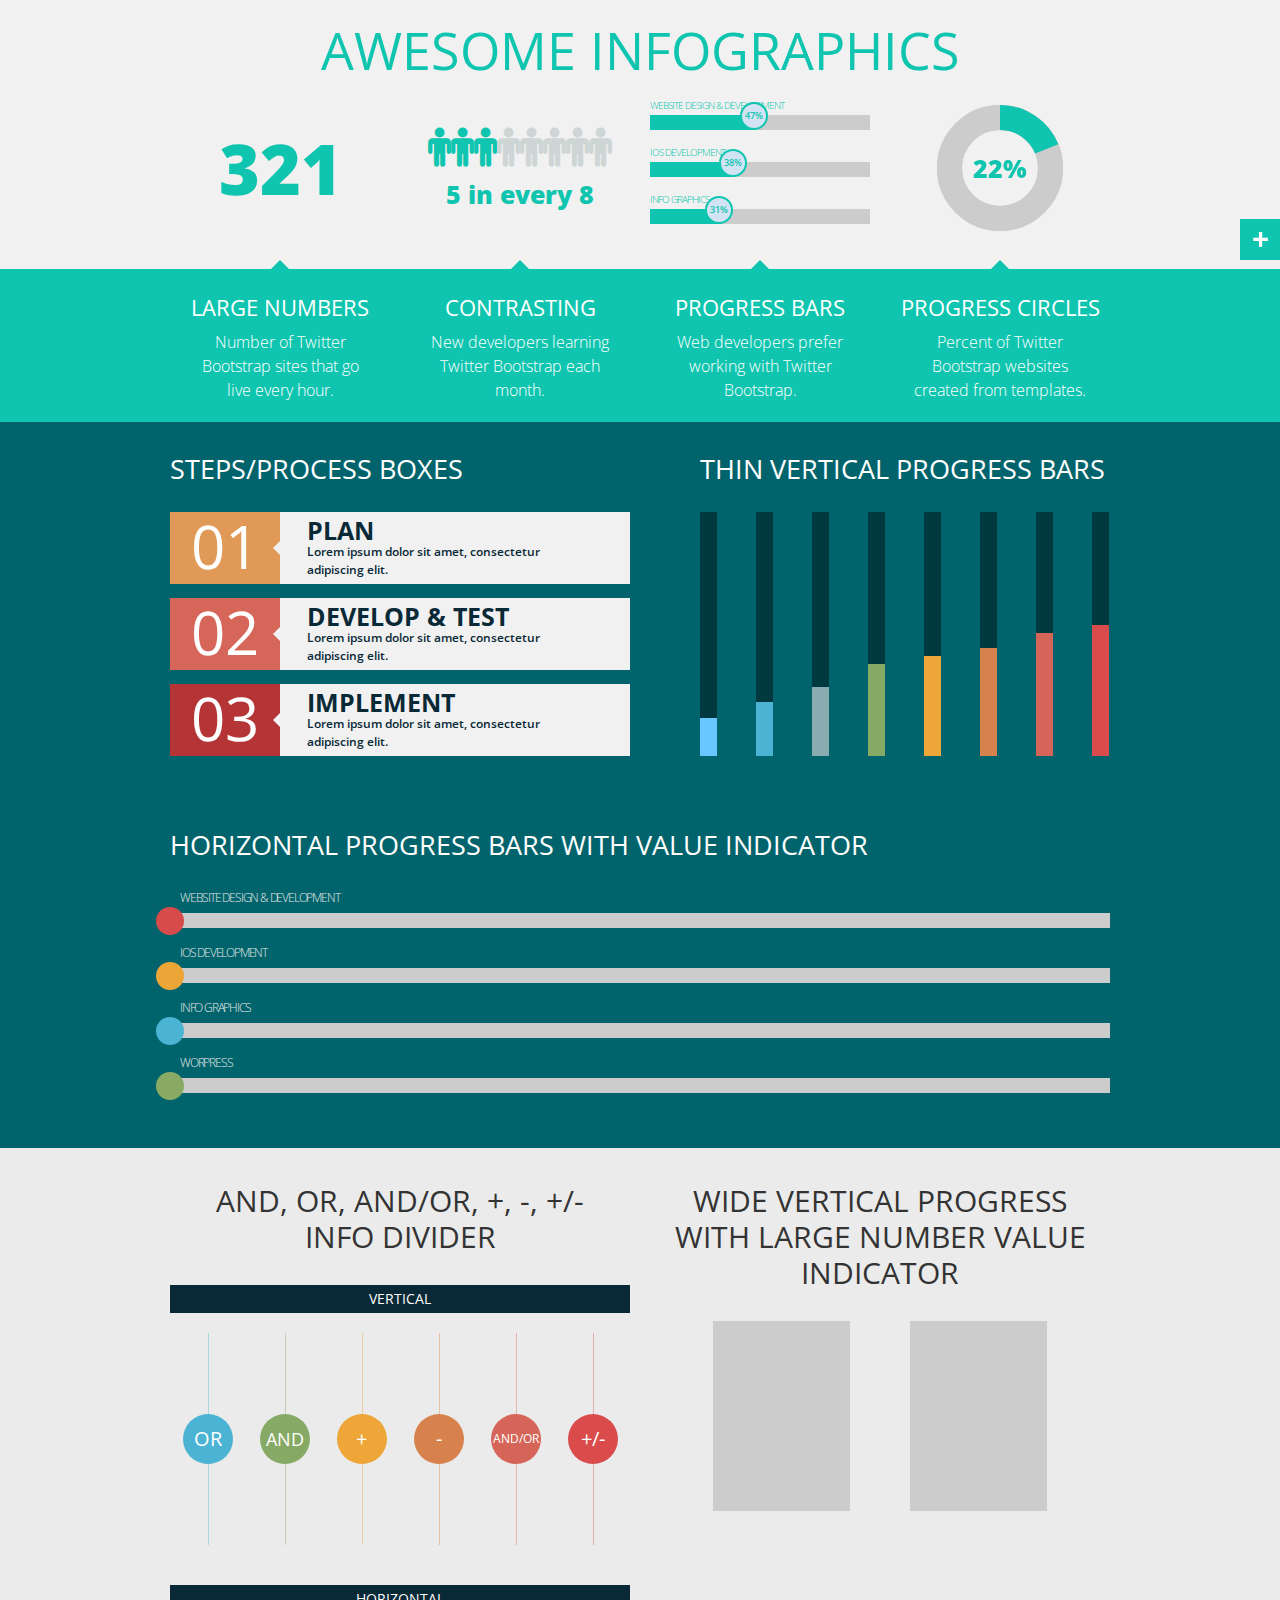
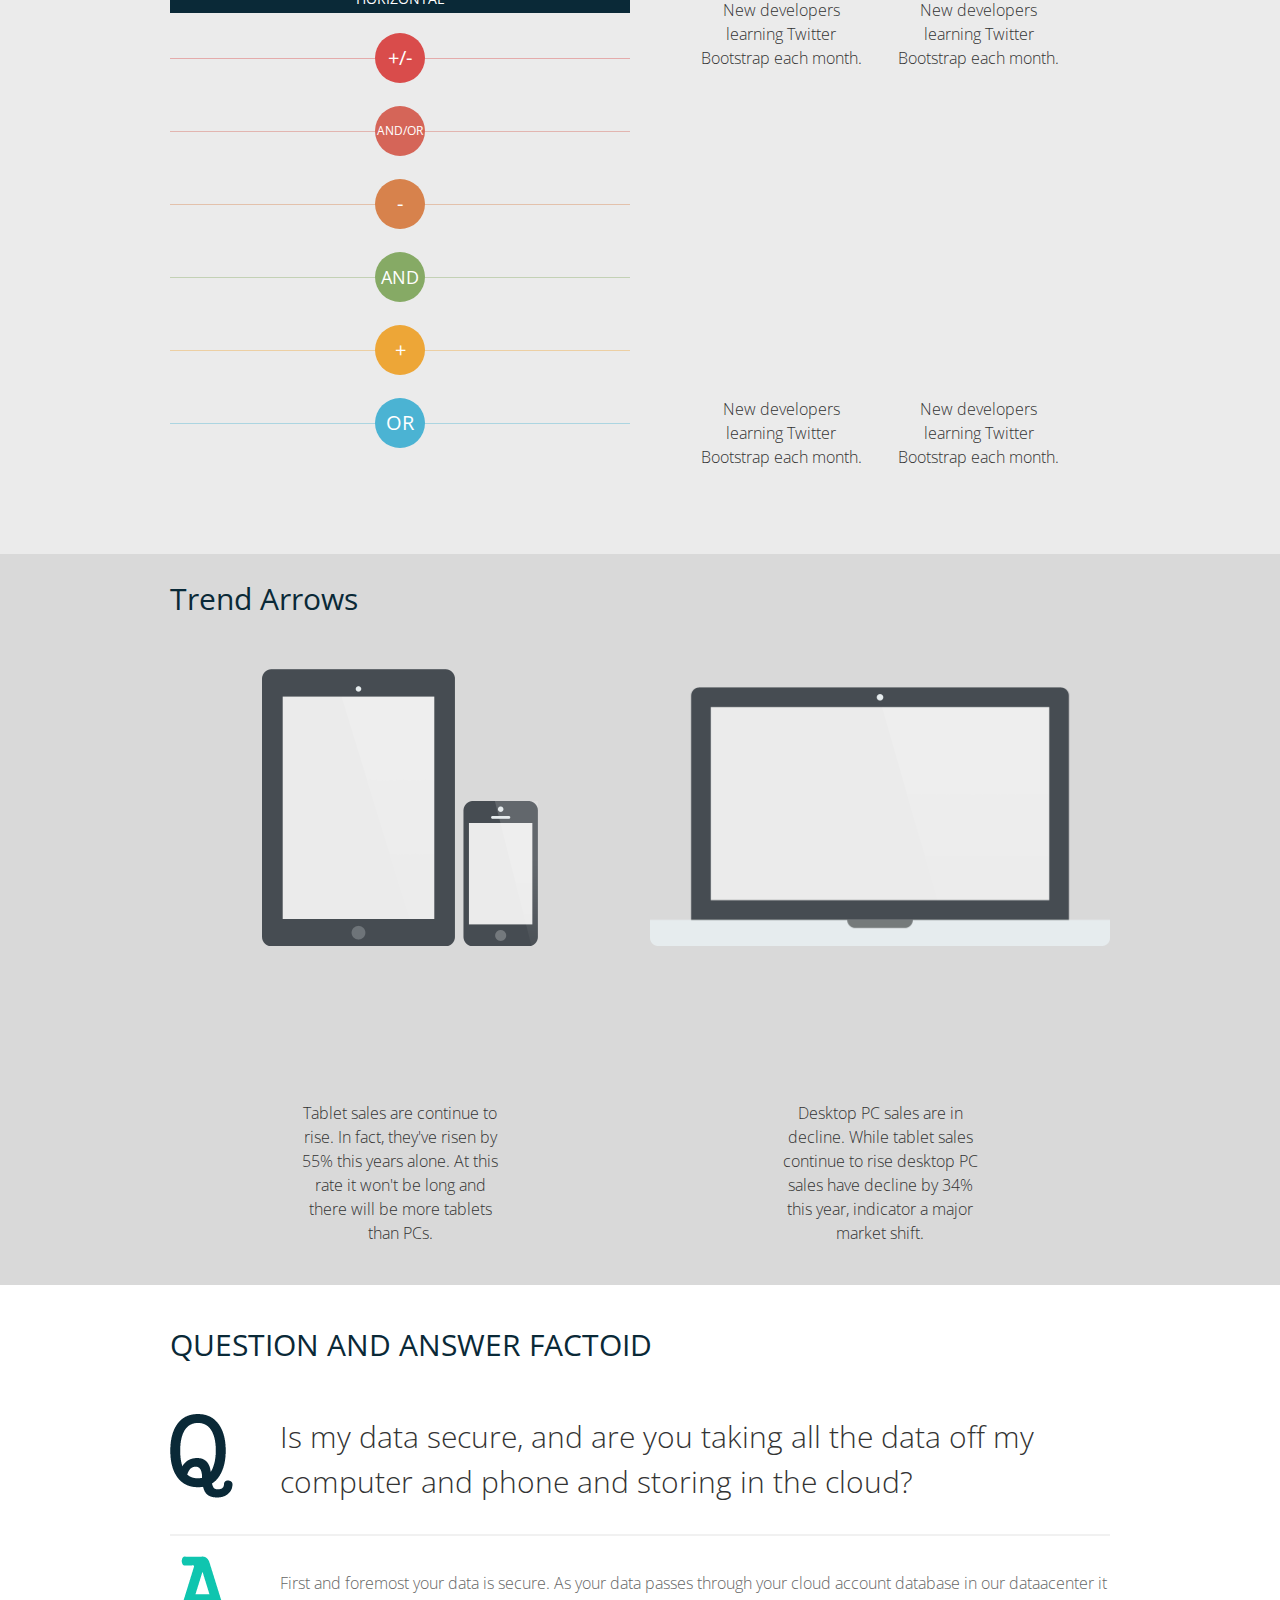
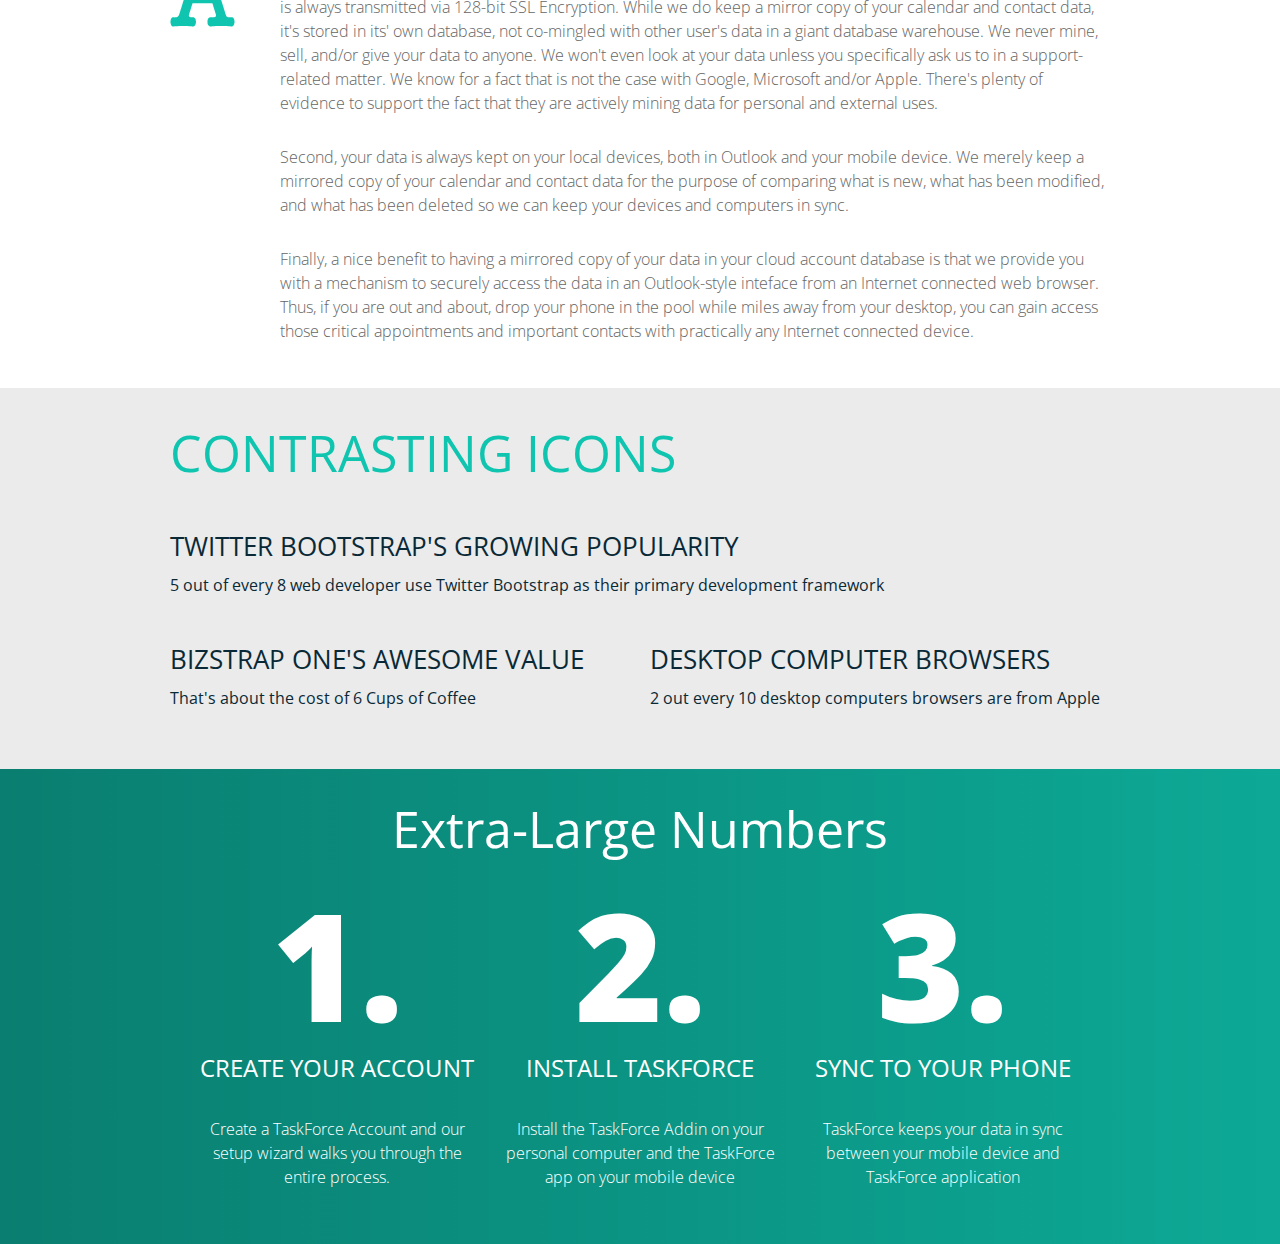
<file: library.html>
<!DOCTYPE HTML>
<html>
<head>
<meta charset="utf-8">
<title>Infographics Library - bizStrap ONE - Business and Infographics Themes for Twitter Bootstrap</title>
<meta name="viewport" content="width=device-width, initial-scale=1.0">
<link type="text/css" rel="stylesheet" href="css/bootstrap.css" />
<link type="text/css" rel="stylesheet" href="css/bootstrap-theme.css" />
<link type="text/css" rel="stylesheet" href="js/rs-plugin/css/settings.css" />
<link href='http://fonts.googleapis.com/css?family=Open+Sans:300,400italic,700italic,400,600,700,800' rel='stylesheet' type='text/css'>
<link href='http://fonts.googleapis.com/css?family=Open+Sans+Condensed:700' rel='stylesheet' type='text/css'>
<link type="text/css" rel="stylesheet" href="css/style.css" />
<link type="text/css" rel="stylesheet" href="css/font-awesome.css" />
<link type="text/css" rel="stylesheet" href="css/media.css" />
</head>

<body>

<div id="container">
<div id="out">
    <div id="wrapper">
		
		<div class="container">
			<div class="infograph">
				<sup class="styler_bg_color"></sup>
				<div class="header styler_color">AWESOME INFOGRAPHICS</div>
				<div class="row">
					<div class="col-md-3 col-xs-3 col-sm-3">
						<div class="graph">
							<div class="graph_inner">
								<div class="large_num styler_color">321</div>
							</div>
						</div>
						<div class="desc styler_bg_color">
							<i class="styler_border_color"></i>
							<div class="name">LARGE NUMBERS</div>
							<div class="text">Number of Twitter Bootstrap sites that go live every hour.</div>
						</div>
					</div>
					<div class="col-md-3 col-xs-3 col-sm-3">
						<div class="graph">
							<div class="graph_inner">
								<div class="progress_bars_with_image styler_infograph" data-number="8" data-value="5" data-icon="icon-male" data-height="40" data-color="#0eae9b"></div>
                                <div class="progress_bars_with_image_title styler_color">5 in every 8</div>
							</div>
						</div>
						<div class="desc styler_bg_color">
							<i class="styler_border_color"></i>
							<div class="name">CONTRASTING</div>
							<div class="text">New developers learning Twitter Bootstrap each month.</div>
						</div>
					</div>
					<div class="col-md-3 col-xs-3 col-sm-3">
						<div class="graph">
							<div class="graph_inner">
								<div class="progress_bars_caption styler_color">WEBSITE DESIGN & DEVELOPMENT</div>
								<div class="progress_bars horizontal style1 styler_infograph" data-width="220" data-height="15" data-color="#0eae9b" data-title="inner" data-value="75%"></div>
								<div class="progress_bars_caption styler_color">iOS DEVELOPMENT</div>
								<div class="progress_bars horizontal style1 styler_infograph" data-width="220" data-height="15" data-color="#0eae9b" data-title="inner" data-value="60%"></div>
								<div class="progress_bars_caption styler_color">INFO GRAPHICS</div>
								<div class="progress_bars horizontal style1 styler_infograph" data-width="220" data-height="15" data-color="#0eae9b" data-title="inner" data-value="50%"></div>
							</div>
						</div>
						<div class="desc styler_bg_color">
							<i class="styler_border_color"></i>
							<div class="name">PROGRESS BARS</div>
							<div class="text">Web developers prefer working with Twitter Bootstrap.</div>
						</div>
					</div>
					<div class="col-md-3 col-xs-3 col-sm-3">
						<div class="graph">
							<div class="graph_inner">
								<div class="easy-pie-chart styler_infograph" data-percent="70" data-trackColor="#6ed1ff" data-color="#0eae9b" data-lineWidth="25" data-size="126" data-cap="butt"></div>
							</div>
						</div>
						<div class="desc styler_bg_color">
							<i class="styler_border_color"></i>
							<div class="name">PROGRESS CIRCLES</div>
							<div class="text">Percent of Twitter Bootstrap websites created from templates.</div>
						</div>
					</div>
				</div>
			</div>
			<div class="infograph2">
				<div class="row">
					<div class="col-md-6 col-xs-12 col-sm-6">
						<div class="caption">STEPS/PROCESS BOXES</div>
						<ul class="styled_list" data-color="#e19957, #d66659, #b53536" data-type="process_box">
							<li>
								<div class="name">PLAN</div>
								<div class="desc">Lorem ipsum dolor sit amet, consectetur adipiscing elit.</div>
							</li>
							<li>
								<div class="name">DEVELOP & TEST</div>
								<div class="desc">Lorem ipsum dolor sit amet, consectetur adipiscing elit.</div>
							</li>
							<li>
								<div class="name">IMPLEMENT</div>
								<div class="desc">Lorem ipsum dolor sit amet, consectetur adipiscing elit.</div>
							</li>
						</ul>
					</div>
					<div class="col-md-6 col-xs-12 col-sm-6">
						<div class="caption">THIN VERTICAL PROGRESS BARS</div>
						<div class="progress_bars vertical style2" data-width="17" data-height="244" data-color="#68c7fe" data-bg="#00393f" data-title="false" data-value="25%"></div>
						<div class="progress_bars vertical style2" data-width="17" data-height="244" data-color="#4bb3d3" data-bg="#00393f" data-title="false" data-value="35%"></div>
						<div class="progress_bars vertical style2" data-width="17" data-height="244" data-color="#8aabaf" data-bg="#00393f" data-title="false" data-value="45%"></div>
						<div class="progress_bars vertical style2" data-width="17" data-height="244" data-color="#86aa65" data-bg="#00393f" data-title="false" data-value="60%"></div>
						<div class="progress_bars vertical style2" data-width="17" data-height="244" data-color="#eda637" data-bg="#00393f" data-title="false" data-value="65%"></div>
						<div class="progress_bars vertical style2" data-width="17" data-height="244" data-color="#d7824c" data-bg="#00393f" data-title="false" data-value="70%"></div>
						<div class="progress_bars vertical style2" data-width="17" data-height="244" data-color="#d56558" data-bg="#00393f" data-title="false" data-value="80%"></div>
						<div class="progress_bars vertical style2" data-width="17" data-height="244" data-color="#d94c4b" data-bg="#00393f" data-title="false" data-value="85%"></div>
					</div>
				</div>
				<div class="row">
					<div class="col-md-12 col-xs-12 col-sm-12">
						<div class="caption">HORIZONTAL PROGRESS BARS WITH VALUE INDICATOR</div>
						<div class="progress_bars_caption">WEBSITE DESIGN & DEVELOPMENT</div>
						<div class="progress_bars horizontal style2" data-height="15" data-color="#d74b4b" data-title="inner" data-value="75%"></div>
						<div class="progress_bars_caption">iOS DEVELOPMENT</div>
						<div class="progress_bars horizontal style2" data-height="15" data-color="#eca537" data-title="inner" data-value="60%"></div>
						<div class="progress_bars_caption">INFO GRAPHICS</div>
						<div class="progress_bars horizontal style2" data-height="15" data-color="#4bb3d3" data-title="inner" data-value="40%"></div>
						<div class="progress_bars_caption">WORPRESS</div>
						<div class="progress_bars horizontal style2" data-height="15" data-color="#89aa65" data-title="inner" data-value="38%"></div>
					</div>
				</div>
			</div>
			<div class="infograph3">
				<div class="row">
					<div class="col-md-6 col-xs-12 col-sm-6">
						<div class="caption">AND, OR, AND/OR, +, -, +/- INFO DIVIDER</div>
						<div class="header">vertical</div>
						<div class="dividers">
							<div class="info_divider vertical or" data-width="50" data-height="212"></div>
							<div class="info_divider vertical and" data-width="50" data-height="212"></div>
							<div class="info_divider vertical plus" data-width="50" data-height="212"></div>
							<div class="info_divider vertical minus" data-width="50" data-height="212"></div>
							<div class="info_divider vertical and-or" data-width="50" data-height="212"></div>
							<div class="info_divider vertical plus-minus" data-width="50" data-height="212"></div>
						</div>
						<div class="header">HORIZONTAL</div>
						<div class="dividers">
							<div class="info_divider horizontal plus-minus" data-height="50"></div>
							<div class="info_divider horizontal and-or" data-height="50"></div>
							<div class="info_divider horizontal minus" data-height="50"></div>
							<div class="info_divider horizontal and" data-height="50"></div>
							<div class="info_divider horizontal plus" data-height="50"></div>
							<div class="info_divider horizontal or" data-height="50"></div>
						</div>
					</div>
					<div class="col-md-6 col-xs-12 col-sm-6">
						<div class="caption">WIDE VERTICAL PROGRESS WITH LARGE NUMBER VALUE INDICATOR</div>
						<div class="progress_bars_with_numbers">
							<div class="item">
								<div class="progress_bars vertical style1" data-height="190" data-width="137" data-color="#eda636" data-title="bottom" data-value="38%"></div>
								<div class="desc">New developers learning Twitter Bootstrap each month.</div>
							</div>
							<div class="item">
								<div class="progress_bars vertical style1" data-height="190" data-width="137" data-color="#85a964" data-title="bottom" data-value="75%"></div>
								<div class="desc">New developers learning Twitter Bootstrap each month.</div>
							</div>
						</div>
						<div class="progress_bars_with_numbers">
							<div class="item">
								<div class="progress_bars vertical style1 no_bg" data-height="190" data-width="137" data-color="#d64b4c" data-title="bottom" data-value="28%"></div>
								<div class="desc">New developers learning Twitter Bootstrap each month.</div>
							</div>
							<div class="item">
								<div class="progress_bars vertical style1 no_bg" data-height="190" data-width="137" data-color="#eda636" data-title="bottom" data-value="65%"></div>
								<div class="desc">New developers learning Twitter Bootstrap each month.</div>
							</div>
						</div>
					</div>
				</div>
			</div>
			
			<div class="infograph4">
				<div class="header">Trend Arrows</div>
				<div class="row">
					<div class="col-md-6 col-xs-12 col-sm-6">
						<div class="trend" data-trend="up" data-color="#4bb3d3" data-value="55%" data-name="Tablet Sales">
							<div class="img"><img src="img/img3.png" alt="" /></div>
						</div>
						<div class="trend_desc">Tablet sales are continue to rise. In fact, they've risen by 55% this years alone. At this rate it won't be long and there will be more tablets than PCs.</div>
					</div>
					<div class="col-md-6 col-xs-12 col-sm-6">
						<div class="trend" data-trend="down" data-color="#89aa65" data-value="34%" data-name="PC Desktop Sales">
							<div class="img"><img src="img/img4.png" alt="" /></div>
						</div>
						<div class="trend_desc">Desktop PC sales are in decline. While tablet sales continue to rise desktop PC sales have decline by 34% this year, indicator a major market shift.</div>
					</div>
				</div>
			</div>
			
			<div class="infograph5">
				<div class="header">QUESTION AND ANSWER FACTOID</div>
				<div class="row">
					<div class="col-md-12 col-xs-12 col-sm-12">
						<div class="question">Is my data secure, and are you taking all the data off my computer and phone and storing in the cloud?</div>
						<div class="answer">
							<i class="styler_bg_color"></i>
							<div class="text">
								<p>First and foremost your data is secure. As your data passes through your cloud account database in our dataacenter it is always transmitted via 128-bit SSL Encryption. While we do keep a mirror copy of your calendar and contact data, it's stored in its' own database, not co-mingled with other user's data in a giant database warehouse. We never mine, sell, and/or give your data to anyone. We won't even look at your data unless you specifically ask us to in a support-related matter. We know for a fact that is not the case with Google, Microsoft and/or Apple. There's plenty of evidence to support the fact that they are actively mining data for personal and external uses.</p>
								<p>Second, your data is always kept on your local devices, both in Outlook and your mobile device. We merely keep a mirrored copy of your calendar and contact data for the purpose of comparing what is new, what has been modified, and what has been deleted so we can keep your devices and computers in sync.</p>
								<p>Finally, a nice benefit to having a mirrored copy of your data in your cloud account database is that we provide you with a mechanism to securely access the data in an Outlook-style inteface from an Internet connected web browser. Thus, if you are out and about, drop your phone in the pool while miles away from your desktop, you can gain access those critical appointments and important contacts with practically any Internet connected device.</p>
							</div>
						</div>
					</div>
				</div>
			</div>
			
			<div class="infograph6">
				<div class="header styler_color">CONTRASTING ICONS</div>
				<div class="row">
					<div class="col-md-12 col-xs-12 col-sm-12">
						<div class="caption">TWITTER BOOTSTRAP'S GROWING POPULARITY</div>
						<div class="desc">5 out of every 8 web developer use Twitter Bootstrap as their primary development framework</div>
						<div class="progress_bars_with_image" data-number="10" data-value="6" data-icon="icon-male" data-height="125" data-color="#00444a" data-letterSpacing='0.15'></div>
					</div>
				</div>
				<div class="row">
					<div class="col-md-6 col-xs-12 col-sm-6">
						<div class="caption">bizStrap One's Awesome Value</div>
						<div class="desc">That's about the cost of 6 Cups of Coffee</div>
						<div class="progress_bars_with_image" data-number="10" data-value="6" data-icon="icon-coffee" data-height="42" data-color="#d84c4c" data-letterSpacing='0.2'></div>
					</div>
					<div class="col-md-6 col-xs-12 col-sm-6">
						<div class="caption">DESKTOP COMPUTER BROWSERS</div>
						<div class="desc">2 out every 10 desktop computers browsers are from Apple</div>
						<div class="progress_bars_with_image" data-number="10" data-value="6" data-icon="icon-desktop" data-height="30" data-color="#88a964" data-letterSpacing='0.3'></div>
					</div>
				</div>
			</div>
			
			<div class="infograph7 styler_bg_color">
				<i></i>
				<div class="header">Extra-Large Numbers</div>
				<div class="row">
					<div class="col-md-12 col-xs-12 col-sm-12">
						<ul class="styled_list" data-type="large_numbers">
							<li>
								<div class="name">CREATE YOUR ACCOUNT</div>
								<div class="desc">Create a TaskForce Account and our setup wizard walks you through the entire process.</div>
							</li>
							<li>
								<div class="name">INSTALL TASKFORCE</div>
								<div class="desc">Install the TaskForce Addin on your personal computer and the TaskForce app on your mobile device</div>
							</li>
							<li>
								<div class="name">SYNC TO YOUR PHONE</div>
								<div class="desc">TaskForce keeps your data in sync between your mobile device and TaskForce application</div>
							</li>
						</ul>
					</div>
				</div>
			</div>
			
		</div>
	</div>
   
</div>
</div>

<script type="text/javascript" src="js/jquery-1.8.3.min.js"></script>
<script type="text/javascript" src="js/jquery-ui.min.js"></script>
<script type="text/javascript" src="js/bootstrap.js"></script>
<script type="text/javascript" src="js/style-switcher/style-switcher.js"></script>
<script type="text/javascript" src="js/rs-plugin/js/jquery.themepunch.revolution.js"></script>
<script type="text/javascript" src="js/rs-plugin/js/jquery.themepunch.plugins.min.js"></script>
<script type="text/javascript" src="js/jquery.carouFredSel-6.2.1.js"></script>
<script type="text/javascript" src="http://www.google.com/jsapi"></script>
<script type="text/javascript" src="js/jquery.easy-pie-chart.js"></script>
<script type="text/javascript" src="js/library.js"></script>
<script type="text/javascript" src="js/function.js"></script>

</body>
</html>
</file>
<file: js/rs-plugin/css/settings.css>
/*-----------------------------------------------------------------------------

	-	Revolution Slider 1.5.3 -

		Screen Stylesheet

version:   	1.4.5
date:      	09/18/11
last update: 13.10.2012
author:		themepunch
email:     	info@themepunch.com
website:   	http://www.themepunch.com
-----------------------------------------------------------------------------*/



/****************************************************************

	-	SET THE ANIMATION EVEN MORE SMOOTHER ON ANDROID   -
	
******************************************************************/
	
.tp-simpleresponsive .slotholder *,
.tp-simpleresponsive img			{ -webkit-transform: translateZ(0);
										  -webkit-backface-visibility: hidden;
										  -webkit-perspective: 1000;										  																		  
									}

									
/************************************************
	  - SOME CAPTION MODIFICATION AT START  -
*************************************************/	
.tp-simpleresponsive .caption {
	-ms-filter: "progid:DXImageTransform.Microsoft.Alpha(Opacity=0)";	-moz-opacity: 0;	-khtml-opacity: 0;	opacity: 0; position:absolute; visibility: hidden;

}

.tp-simpleresponsive img	{	max-width:none;}

/******************************
	-	IE8 HACKS	-
*******************************/
.noFilterClass {
	filter:none !important;
}


/******************************
	-	SHADOWS		-
******************************/
.tp-bannershadow  {
		position:absolute;

		margin-left:auto;
		margin-right:auto;
		-moz-user-select: none;
        -khtml-user-select: none;
        -webkit-user-select: none;
        -o-user-select: none;
	}

.tp-bannershadow.tp-shadow1 {	background:url(../assets/shadow1.png) no-repeat; background-size:100%; width:890px; height:30px; bottom:-30px;}
.tp-bannershadow.tp-shadow2 {	background:url(../assets/shadow2.png) no-repeat; background-size:100%; width:890px; height:60px;bottom:-60px;}
.tp-bannershadow.tp-shadow3 {	background:url(../assets/shadow3.png) no-repeat; background-size:100%; width:890px; height:60px;bottom:-60px;}


/********************************
	-	FULLSCREEN VIDEO	-
*********************************/
.caption.fullscreenvideo {	left:0px; top:0px; position:absolute;width:100%;height:100%;}
.caption.fullscreenvideo iframe	{ width:100% !important; height:100% !important;}


/*************************
	-	CAPTIONS	-
**************************/
.caption.big_white	{
						position: absolute;
						color: #fff;
						text-shadow: none;
						font-weight: 700;
						font-size: 36px;
						line-height: 36px;
						font-family: Arial;
						padding: 0px 4px;
						padding-top: 1px;
						margin: 0px;
						border-width: 0px;
						border-style: none;
						background-color:#000;
						letter-spacing: -1.5px;
					}

.caption.big_orange	{
						position: absolute;
						color: #ff7302;
						text-shadow: none;
						font-weight: 700;
						font-size: 36px;
						line-height: 36px;
						font-family: Arial;
						padding: 0px 4px;
						margin: 0px;
						border-width: 0px;
						border-style: none;
						background-color:#fff;
						letter-spacing: -1.5px;
					}

.caption.big_black	{
						position: absolute;
						color: #000;
						text-shadow: none;
						font-weight: 700;
						font-size: 36px;
						line-height: 36px;
						font-family: Arial;
						padding: 0px 4px;
						margin: 0px;
						border-width: 0px;
						border-style: none;
						background-color:#fff;
						letter-spacing: -1.5px;
					}

.caption.medium_grey	{
						position: absolute;
						color: #fff;
						text-shadow: none;
						font-weight: 700;
						font-size: 20px;
						line-height: 20px;
						font-family: Arial;
						padding: 2px 4px;
						margin: 0px;
						border-width: 0px;
						border-style: none;
						background-color:#888;
						white-space:nowrap;
						text-shadow: 0px 2px 5px rgba(0, 0, 0, 0.5);
					}

.caption.small_text	{
						position: absolute;
						color: #fff;
						text-shadow: none;
						font-weight: 700;
						font-size: 14px;
						line-height: 20px;
						font-family: Arial;
						margin: 0px;
						border-width: 0px;
						border-style: none;
						white-space:nowrap;
						text-shadow: 0px 2px 5px rgba(0, 0, 0, 0.5);
					}

.caption.medium_text	{
						position: absolute;
						color: #fff;
						text-shadow: none;
						font-weight: 700;
						font-size: 20px;
						line-height: 20px;
						font-family: Arial;
						margin: 0px;
						border-width: 0px;
						border-style: none;
						white-space:nowrap;
						text-shadow: 0px 2px 5px rgba(0, 0, 0, 0.5);
					}

.caption.large_text	{
						position: absolute;
						color: #fff;
						text-shadow: none;
						font-weight: 700;
						font-size: 40px;
						line-height: 40px;
						font-family: Arial;
						margin: 0px;
						border-width: 0px;
						border-style: none;
						white-space:nowrap;
						text-shadow: 0px 2px 5px rgba(0, 0, 0, 0.5);
					}

.caption.very_large_text	{
						position: absolute;
						color: #fff;
						text-shadow: none;
						font-weight: 700;
						font-size: 60px;
						line-height: 60px;
						font-family: Arial;
						margin: 0px;
						border-width: 0px;
						border-style: none;
						white-space:nowrap;
						text-shadow: 0px 2px 5px rgba(0, 0, 0, 0.5);
						letter-spacing: -2px;
					}


.caption.very_big_white	{
						position: absolute;
						color: #fff;
						text-shadow: none;
						font-weight: 700;
						font-size: 60px;
						line-height: 60px;
						font-family: Arial;
						margin: 0px;
						border-width: 0px;
						border-style: none;
						white-space:nowrap;
						padding: 0px 4px;
						padding-top: 1px;
						background-color:#000;
					}

.caption.very_big_black	{
						position: absolute;
						color: #000;
						text-shadow: none;
						font-weight: 700;
						font-size: 60px;
						line-height: 60px;
						font-family: Arial;
						margin: 0px;
						border-width: 0px;
						border-style: none;
						white-space:nowrap;
						padding: 0px 4px;
						padding-top: 1px;
						background-color:#fff;
					}

.caption.boxshadow	{
						-moz-box-shadow: 0px 0px 20px rgba(0, 0, 0, 0.5);
						-webkit-box-shadow: 0px 0px 20px rgba(0, 0, 0, 0.5);
						box-shadow: 0px 0px 20px rgba(0, 0, 0, 0.5);
					}

.caption.black {
						color: #000;
						text-shadow: none;
					}

.caption.noshadow {
						text-shadow: none;
					}

.caption a { color: #ff7302; text-shadow: none;	-webkit-transition: all 0.2s ease-out; -moz-transition: all 0.2s ease-out; -o-transition: all 0.2s ease-out; -ms-transition: all 0.2s ease-out;	 }
.caption a:hover { color: #ffa902; }



/******************************
	-	BUTTONS	-
*******************************/

.button				{	padding:6px 13px 5px; border-radius: 3px; -moz-border-radius: 3px; -webkit-border-radius: 3px; height:30px;
						cursor:pointer;
						color:#fff !important; text-shadow:0px 1px 1px rgba(0, 0, 0, 0.6) !important; font-size:15px; line-height:45px !important;
						background:url(../images/gradient/g30.png) repeat-x top; font-family: arial, sans-serif; font-weight: bold; letter-spacing: -1px;
					}

.button.big			{	color:#fff; text-shadow:0px 1px 1px rgba(0, 0, 0, 0.6); font-weight:bold; padding:9px 20px; font-size:19px;  line-height:57px !important; background:url(../images/gradient/g40.png) repeat-x top;}


.purchase:hover,
.button:hover,
.button.big:hover		{	background-position:bottom, 15px 11px;}



	@media only screen and (min-width: 768px) and (max-width: 959px) {

	 }



	@media only screen and (min-width: 480px) and (max-width: 767px) {
		.button	{	padding:4px 8px 3px; line-height:25px !important; font-size:11px !important;font-weight:normal;	}
		a.button { -webkit-transition: none; -moz-transition: none; -o-transition: none; -ms-transition: none;	 }


	}

    @media only screen and (min-width: 0px) and (max-width: 479px) {
		.button	{	padding:2px 5px 2px; line-height:20px !important; font-size:10px !important;}
		a.button { -webkit-transition: none; -moz-transition: none; -o-transition: none; -ms-transition: none;	 }
	}





/*	BUTTON COLORS	*/



.button.green, .button:hover.green,
.purchase.green, .purchase:hover.green			{ background-color:#21a117; -webkit-box-shadow:  0px 3px 0px 0px #104d0b;        -moz-box-shadow:   0px 3px 0px 0px #104d0b;        box-shadow:   0px 3px 0px 0px #104d0b;  }


.button.blue, .button:hover.blue,
.purchase.blue, .purchase:hover.blue			{ background-color:#1d78cb; -webkit-box-shadow:  0px 3px 0px 0px #0f3e68;        -moz-box-shadow:   0px 3px 0px 0px #0f3e68;        box-shadow:   0px 3px 0px 0px #0f3e68;}


.button.red, .button:hover.red,
.purchase.red, .purchase:hover.red				{ background-color:#cb1d1d; -webkit-box-shadow:  0px 3px 0px 0px #7c1212;        -moz-box-shadow:   0px 3px 0px 0px #7c1212;        box-shadow:   0px 3px 0px 0px #7c1212;}

.button.orange, .button:hover.orange,
.purchase.orange, .purchase:hover.orange		{ background-color:#ff7700; -webkit-box-shadow:  0px 3px 0px 0px #a34c00;        -moz-box-shadow:   0px 3px 0px 0px #a34c00;        box-shadow:   0px 3px 0px 0px #a34c00;}

.button.darkgrey,.button.grey,
.button:hover.darkgrey,.button:hover.grey,
.purchase.darkgrey, .purchase:hover.darkgrey	{ background-color:#555; -webkit-box-shadow:  0px 3px 0px 0px #222;        -moz-box-shadow:   0px 3px 0px 0px #222;        box-shadow:   0px 3px 0px 0px #222;}

.button.lightgrey, .button:hover.lightgrey,
.purchase.lightgrey, .purchase:hover.lightgrey	{ background-color:#888; -webkit-box-shadow:  0px 3px 0px 0px #555;        -moz-box-shadow:   0px 3px 0px 0px #555;        box-shadow:   0px 3px 0px 0px #555;}



/************************
	-	NAVIGATION	-
*************************/

/** BULLETS **/
.tp-bullets									{	z-index:100; position:absolute; bottom:10px; }
.tp-bullets.simplebullets					{ 	bottom:10px;}


.tp-bullets.simplebullets.navbar				{ bottom:-20px; background:url(../assets/navigdots_bgtile.png); height:35px; padding:0px 0px; -webkit-border-radius: 5px; -moz-border-radius: 5px; border-radius: 5px ;margin-top:-17px;}

.tp-bullets.simplebullets .bullet			{	cursor:pointer; position:relative;	background:url(../assets/bullets.png) no-Repeat bottom left;	width:23px;	height:23px;  margin-right:0px; float:left; margin-top:-12px;}
.tp-bullets.simplebullets .bullet.last		{	margin-right:0px;}

/**	SQUARE BULLETS **/
.tp-bullets.simplebullets.square .bullet			{	cursor:pointer; position:relative;	background:url(../assets/bullets2.png) no-Repeat bottom left;	width:19px;	height:19px;  margin-right:0px; float:left; margin-top:-10px;}
.tp-bullets.simplebullets.square .bullet.last		{	margin-right:0px;}

/** navbar NAVIGATION VERSION **/
.tp-bullets.simplebullets.navbar .bullet		{	cursor:pointer; position:relative;	background:url(../assets/navigdots.png) no-Repeat bottom left;	width:15px;	height:15px;  margin-left:5px !important; margin-right:5px !important;float:left; margin-top:10px;}
.tp-bullets.simplebullets.navbar .bullet.first		{	margin-left:30px !important;}
.tp-bullets.simplebullets.navbar .bullet.last		{	margin-right:30px !important;}

.tp-bullets.simplebullets .bullet:hover,
.tp-bullets.simplebullets .bullet.selected	{	background-position:top left; }




/*************************************
	-	TP ARROWS 	-
**************************************/


.tp-leftarrow						{	z-index:100;cursor:pointer; position:relative;	background:url(../assets/arrow_left.png) no-Repeat top left;	width:26px;	height:26px;  margin-right:0px; float:left; margin-top:-13px;	}
.tp-rightarrow						{	z-index:100;cursor:pointer; position:relative;	background:url(../assets/arrow_right.png) no-Repeat top left;	width:26px;	height:26px;  margin-right:0px; float:left;	margin-top:-13px;}

.tp-leftarrow.navbar				{	z-index:100;cursor:pointer; position:relative;	background:url(../assets/arrowleft.png) no-Repeat top left;		width:9px;	height:16px;   float:left;	margin-right:-20px; margin-top:-8px;}
.tp-rightarrow.navbar				{	z-index:100;cursor:pointer; position:relative;	background:url(../assets/arrowright.png) no-Repeat top left;	width:9px;	height:16px;   float:left;	margin-left:-20px; margin-top:-8px;}
.tp-leftarrow.navbar.thumbswitharrow	{	margin-right:10px; }
.tp-rightarrow.navbar.thumbswitharrow	{	margin-left:0px; }

.tp-leftarrow.square				{	z-index:100;cursor:pointer; position:relative;	background:url(../assets/arrow_left2.png) no-Repeat top left;	width:12px;	height:17px;   float:left;	margin-right:0px; margin-top:-9px;}
.tp-rightarrow.square				{	z-index:100;cursor:pointer; position:relative;	background:url(../assets/arrow_right2.png) no-Repeat top left;	width:12px;	height:17px;   float:left;	margin-left:0px; margin-top:-9px;}

.tp-leftarrow.large					{	z-index:100;cursor:pointer; position:relative;	background:url(../assets/arrow_large_left.png) no-Repeat top left;	width:46px;	height:46px;  margin-left:20px; margin-top:-23px; }
.tp-rightarrow.large				{	z-index:100;cursor:pointer; position:relative;	background:url(../assets/arrow_large_right.png) no-Repeat top left;	width:46px;	height:46px;  margin-left:-20px; margin-top:-23px; }

.tp-leftarrow:hover,
.tp-rightarrow:hover {	background-position:bottom left; }






/****************************************************************************************************
	-	TP THUMBS 	-
*****************************************************************************************************

 - tp-thumbs & tp-mask Width is the width of the basic Thumb Container (500px basic settings)

 - .bullet width & height is the dimension of a simple Thumbnail (basic 100px x 50px)

 *****************************************************************************************************/


.tp-bullets.tp-thumbs						{	z-index:100; position:absolute; padding:0px 2px 2px;background-color:#fff;
												width:500px;height:50px; 			/* THE DIMENSIONS OF THE THUMB CONTAINER */
											}

.fullwidthbanner-container .tp-thumbs					{  padding:2px;}

.tp-bullets.tp-thumbs .tp-mask				{	width:500px; height:50px;  			/* THE DIMENSIONS OF THE THUMB CONTAINER */
												overflow:hidden; position:relative;}


.tp-bullets.tp-thumbs .tp-mask .tp-thumbcontainer	{	width:5000px; position:absolute;}

.tp-bullets.tp-thumbs .bullet				{   width:100px; height:50px; 			/* THE DIMENSION OF A SINGLE THUMB */
												cursor:pointer; overflow:hidden;background:none;margin:0;float:left;
												-ms-filter: "progid:DXImageTransform.Microsoft.Alpha(Opacity=50)";
												/*filter: alpha(opacity=50);	*/
												-moz-opacity: 0.5;
												-khtml-opacity: 0.5;
												opacity: 0.5;
												-webkit-transition: all 0.2s ease-out; -moz-transition: all 0.2s ease-out; -o-transition: all 0.2s ease-out; -ms-transition: all 0.2s ease-out;
											}
.tp-bullets.tp-thumbs .bullet:hover,
.tp-bullets.tp-thumbs .bullet.selected		{ 	-ms-filter: "progid:DXImageTransform.Microsoft.Alpha(Opacity=100)";

												-moz-opacity: 1;
												-khtml-opacity: 1;
												opacity: 1;
											}
.tp-thumbs img								{	width:100%; }


/************************************
		-	TP BANNER TIMER		-
*************************************/
.tp-bannertimer								{	width:100%; height:10px; background:url(../assets/timer.png);position:absolute; z-index:200;}
.tp-bannertimer.tp-bottom					{	bottom:0px !important;height:5px;}




/***************************************
	-	RESPONSIVE SETTINGS 	-
****************************************/


	@media only screen and (min-width: 768px) and (max-width: 959px) {

	 }



	@media only screen and (min-width: 480px) and (max-width: 767px) {
			.responsive .tp-bullets.tp-thumbs				{	width:300px !important; height:30px !important;}
			.responsive .tp-bullets.tp-thumbs .tp-mask		{	width:300px !important; height:30px !important;}
			.responsive .tp-bullets.tp-thumbs .bullet		{	width:60px !important;height:30px !important;}

	}

    @media only screen and (min-width: 0px) and (max-width: 479px) {
				.responsive .tp-bullets	{	display:none}
				.responsive .tparrows	{	display:none;}
	}





/*********************************************

	-	BASIC SETTINGS FOR THE BANNER	-

***********************************************/

 .tp-simpleresponsive img {
		-moz-user-select: none;
        -khtml-user-select: none;
        -webkit-user-select: none;
        -o-user-select: none;
}



.tp-simpleresponsive a{	text-decoration:none;}

.tp-simpleresponsive ul {
	list-style:none;
	padding:0;
	margin:0;
}

.tp-simpleresponsive >ul >li{
	list-stye:none;
	position:absolute;
	visibility:hidden;
}
/*  CAPTION SLIDELINK   **/
.caption.slidelink a div {	width:10000px; height:10000px;  background:url(../assets/coloredbg.png) repeat;}

.tp-loader 	{	background:url(../assets/loader.gif) no-repeat 10px 10px; background-color:#fff;  margin:-22px -22px; top:50%; left:50%; z-index:10000; position:absolute;width:44px;height:44px;
				border-radius: 3px;
				-moz-border-radius: 3px;
				-webkit-border-radius: 3px;
			}
</file>
<file: css/style.css>
﻿@charset "utf-8";
/* CSS Document */

* {
    padding:0;
    margin:0;
    -webkit-font-smoothing: antialiased;
    font-family:'Open Sans', sans-serif;
    box-sizing:border-box;
    -moz-box-sizing:border-box;
}

html {
    height:100%;
    height:100%;
    background:#fff;
    min-width:320px;
    visibility:hidden;
}

body {
	line-height:20px;
}

.clear {
    clear:both;}

img {
    display:block;
}

a img {
    border:0;}

input, select, textarea {
    outline:none;}

input[type="submit"], label {
    cursor:pointer;}
input[type="submit"] {
	-webkit-appearance: none;
	border-radius:0;
}

textarea {
    overflow:auto;}

a {
    outline:none;
}

a:hover {
    text-decoration:none;}

ul, ol {
	padding: 0;
	margin: 0 0 10px 25px;
}

.fullwidthbanner-container{
    width:100% !important;
    position:relative;
    padding:0;
    max-height:363px !important;
    min-height:226px !important;
    overflow:hidden;
}

#container {
    width:100%;
    min-height:100%;
    overflow:hidden;
	position:relative;}
#out {
	position:relative;
	background:rgba(255, 255, 255, .8);
    overflow:hidden;
}
#container.boxed {
	padding:20px 0;
}
#container.boxed #out {
	width:960px;
	margin:0 auto;
}
#container.boxed-attached #out {
	width:960px;
	margin:0 auto;
}
#container.boxed + #footer,
#container.boxed-attached + #footer {
	width:960px;
	margin-left:auto;
	margin-right:auto;
}
#container.boxed + #footer {
	padding-bottom:20px;
}
#container.boxed #header .inner,
#container.boxed-attached #header .inner {
	left:50%;
	width:960px;
	margin-left:-480px;}
#container.boxed #header .inner {
	top:20px;
}
#container.boxed #header.fixed .inner {
	top:0;
}

#header {
    height:135px;
}
#header .inner {
    position:fixed;
    top:0;
    left:0;
    width:100%;
    z-index:1000;
    background:#fff;}
#header .inner .top {
    background:#f1f1f1;
}
#header .notify-bar {
    background: #000000;
    padding: 10px 0;
}
#header .notify-bar p {
    color: #ffffff;
    margin-bottom: 0;
}
#header .notify-bar p span {
    float: left;
    margin-right: 5px;
}
#header .notify-bar i {
    color: #ffffff;
    font-size: 18px;
}
#header .notify-bar .col-md-1 {
    text-align: right;
}
#header .inner .top .contacts_block .social_links {
    margin-left:15px;
    float:right;
    padding-top:6px;}
#header .inner .top .contacts_block .social_links li {
    list-style:none;
    display:inline-block;
    vertical-align:middle;
    margin-left:16px;
}
#header .inner .top .contacts_block .social_links li a {
    width:16px;
    height:17px;
    background:url(../img/socials.png) no-repeat;
    display:block;
}
#header .inner .top .contacts_block .social_links li .fb {
    background-position:0 0;}
#header .inner .top .contacts_block .social_links li .tw {
    background-position:-16px 0;}
#header .inner .top .contacts_block .social_links li .pi {
    background-position:-32px 0;}
#header .inner .top .contacts_block .social_links li .in {
    background-position:-48px 0;}
#header .inner .top .contacts_block .social_links li .share {
    background-position:-64px 0;}
#header .inner .top .contacts_block .phone {
    float:right;
    font-size:14px;
    color:#0eae9b;
    font-weight:300;
    padding-top:7px;}
#header .inner .top .contacts_block .phone span {
    font-weight:400;
    font-size:18px;
}
#header .inner .bottom {}
#logo {
    float:left;
    height:65px;
    width:165px;
    margin:17px 0;
    -webkit-transition:all 0.3s ease;
    -moz-transition:all 0.3s ease;
    -o-transition:all 0.3s ease;
    transition:all 0.3s ease;
}
.fixed #logo {
    height:50px;
    margin:7px 0;
    width:121px;
}
#logo img {
    height:100%;
    width:auto;
}
#top_menu {
    float:right;
    margin-right:-16px;
}
#top_menu .nav-pills {
    padding-top:32px;
    margin-bottom:0;
    -webkit-transition:padding-top 0.3s ease;
    -moz-transition:padding-top 0.3s ease;
    -o-transition:padding-top 0.3s ease;
    transition:padding-top 0.3s ease;
	margin-left:0;
}
.fixed #top_menu .nav-pills {
    padding-top:15px;	
}
#top_menu .nav-pills > li {
    list-style:none;
	margin:0;
}
#top_menu .nav-pills > li a:hover {
}
#top_menu .nav-pills > li.dropdown:hover ul.dropdown-menu {
    display: block;
}
#top_menu .nav-pills > li > a {
    text-transform:uppercase;
    padding-left:16px;
    padding-right:16px;
    color:#666;
	text-shadow:none;
}
#top_menu .nav-pills > .active {}
#top_menu .nav-pills > .active > a, #top_menu .nav-pills > li > a:hover, .dropdown-menu > .active > a, .dropdown-menu > .active > a:hover, .dropdown-menu > .active > a:focus {
    background:#0eae9b;
    border-radius:0;
    color:#fff;
}
#top_menu .nav-pills .open .dropdown-toggle {
    background:#0eae9b;
    border-radius:0;
    color:#fff;
}

.nav-pills .dropdown-menu {
    border-radius:0;
    margin-top: 0;
}
.dropdown-menu > li > a:hover,
.dropdown-menu > li > a:focus,
.dropdown-submenu:hover > a,
.dropdown-submenu:focus > a {
    background:#0eae9b;
}
#wrapper {}
#main_slider {
}
#main_slider ul {}
#main_slider ul li {
    list-style:none;
}
#main_slider .p_large {
    font-size:50px;
    color:#fff;
    font-family: 'Open Sans Condensed';
    text-shadow:3px 3px 4px rgba(51, 51, 51, .65);
    width:500px;
}
#main_slider .p_small {
    font-size:22px;
    line-height:38px;
    color:#fff;
    text-shadow:3px 3px 4px rgba(51, 51, 51, .65);
    width:500px;
    white-space:normal;
}
.slide1 .cap-1 {
    font-size: 16px;
    font-weight: bold;
    color: #000000;
    text-transform: uppercase;
    padding-left: 15px;
}
.slide1 .cap-2 span {
    font-size: 32px;
    font-weight: bold;
    color: #ffffff;
    text-transform: uppercase;
    background: #000000;
    line-height: 50px;
    padding: 0 12px;
}
.slide1 .cap-3 {
    font-size: 16px;
    font-weight: lighter;
    color: #ffffff;
    text-transform: none;
    padding-left: 15px;
    line-height: 20px;
}
.slide2 .cap-1 {
    font-size: 16px;
    font-weight: bold;
    color: #000000;
    text-transform: uppercase;
    padding-left: 15px;
    line-height: 20px;
}
.slide2 .cap-2 span {
    font-size: 32px;
    font-weight: bold;
    color: #ffffff;
    text-transform: uppercase;
    background: #000000;
    line-height: 50px;
    padding: 0 12px;
}
.slide2 .cap-3 {
    font-size: 16px;
    font-weight: lighter;
    color: #00444a;
    text-transform: none;
    padding-left: 15px;
    line-height: 20px;
}
.slide2 .cap-4 {
    text-align: center;
}
.slide2 .cap-4 span.first {
    font-size: 280px;
    color: #000000;
    font-weight: bold;
    text-shadow: 5px 15px 18px #888;
}
.slide2 .cap-4 span.second {
    font-weight: bold;
    font-size: 60px;
    color: #000000;
    text-transform: uppercase;
    text-shadow: 5px 15px 18px #888;
}
.slide3 .cap-1 {
    font-size: 16px;
    font-weight: bold;
    color: #000000;
    text-transform: uppercase;
    padding-left: 15px;
    line-height: 20px;
}
.slide3 .cap-2 span {
    font-size: 32px;
    font-weight: bold;
    color: #ffffff;
    text-transform: uppercase;
    background: #000000;
    line-height: 50px;
    padding: 0 12px;
}
.slide3 .cap-3 {
    font-size: 16px;
    font-weight: lighter;
    color: #000000;
    text-transform: none;
    padding-left: 15px;
    line-height: 23px;
}
#wrapper .order_block {
    height:100px;
    line-height:98px;
    margin:0 -1000px;
    padding:0 1000px;
    text-align:right;
    font-size:40px;
    color:#fff;
	position:relative;
	background:#fff;
}
#wrapper .order_block > span {
	position:relative;
	z-index:1;
}
#wrapper .order_block > i {
	position:absolute;
	top:0;
	left:0;
	right:0;
	bottom:0;
        background:#000000;
}
#wrapper .order_block .order_btn {
    float:right;
    font-size:28px;
    color:#f0f5fe;
    height:100px;
    line-height:104px;
    padding:0 28px 0 40px;
    position:relative;
    text-transform:uppercase;
    margin-left:36px;
    background:#259d8e;
}
#wrapper .order_block .order_btn:before {
    position:absolute;
    top:50%;
    left:0;
    width:0;
    height:1px;
    content:'';
    border:13px solid transparent;
    border-left:14px solid #000000;
    margin-top:-13px;
}
#wrapper .infograph {
    background:#f1f1f1;
    position:relative;
    margin:0 -1000px;
    padding:40px 1000px 0;
}
.main #wrapper .infograph {
    margin-bottom:10px;
}
#wrapper .infograph > sup {
    height:153px;
    width:100%;
    position:absolute;
    left:0;
    bottom:0;
    background:#0eae9b;
    top:auto;
}
#wrapper .infograph .header {
    font-size:52px;
    color:#0fc6b0;
    text-align:center;
    margin-bottom:35px;}
#wrapper .infograph .graph {
    margin-bottom:35px;
    height:144px;
    line-height:144px;
    text-align:center;
}
#wrapper .infograph .graph .graph_inner {
    display:inline-block;	
    vertical-align:middle;
    line-height:normal;
    text-align:left;
    width:100%;
}
#wrapper .infograph .graph img {
    margin:0 auto;
}
#wrapper .infograph .desc {
    padding:20px;
    text-align:center;
    color:#fff;
    position:relative;
}
#wrapper .infograph .desc > i {
    position:absolute;
    left:50%;
    top:-28px;
    width:0;
    height:0;
    border-left:14px solid transparent !important;
    border-top:14px solid transparent !important;
    border-right:14px solid transparent !important;
    border-bottom: 14px solid #0eae9b;
    content:'';
    margin-left:-14px;
}
#wrapper .infograph .desc .name {
    font-size:22px;
    line-height:normal;
    line-height:26px;
    margin:0 -10px 10px;
}
#wrapper .infograph .desc .text {
    font-size:16px;
    font-weight:300;
    line-height:24px;
}
#wrapper .mod {
    margin-bottom:22px;
    padding-top:20px;}
#wrapper .mod.row {
}
#wrapper .mod .caption {
    font-size:30px;
    color:#0eae9b;
    font-weight:600;
    border-bottom:2px solid #f1f1f1;
    text-transform:uppercase;
    padding-bottom:10px;
    margin-bottom:18px;
}

#wrapper .mod .carousel {
	margin-right:10px;
    margin-left:-10px;
	margin-bottom:20px;
}
#wrapper .mod .carousel ul {
    margin:0;}
#wrapper .mod .carousel ul li {
    list-style:none;
    margin:0;
    float:left;
    width:313px;
	padding-left:20px;
}
.photo {
    text-decoration:none;
    display:block;}
.photo + .photo {
	margin-top:17px;
}
.photo .img {
    position:relative;
    display:block;
}
.photo .img img {
    width:100%;
}
.photo .text {
    height:86px;
    position:relative;
    border-top:6px solid transparent;
    padding-top:25px;
    text-align:center;
    display:block;
}
.photo .text .name {
    font-size:16px;
    color:#000;
    font-weight:300;
    margin-bottom:8px;
    display:block;}
.photo .text .desc {
    font-style:italic;
    color:#333;
    display:block;}

.photo:hover .img > i {
    position:absolute;
    top:0;
    left:0;
    width:100%;
    height:100%;
    background:#0eae9b;
    opacity:0.7;
    filter:alpha(opacity=70);
    content:'';
    z-index:1;
}	
.photo:hover .img:after {
    position:absolute;
    top:50%;
    left:50%;
    width:49px;
    height:50px;
    margin:-25px 0 0 -25px;
    content:'';
    background:url(../img/zoom.png) no-repeat;
    z-index:2;	
}
.photo:hover .text {
    background:#f1f1f1;
    border-top-color:#0eae9b;
}
.photo:hover .text > i {
    position:absolute;
    top:0;
    left:50%;
    width:1px;
    height:0;
    border-bottom:7px solid transparent !important;
    border-left:7px solid transparent !important;
    border-right:7px solid transparent !important;
    border-top:7px solid #0eae9b;
    margin-left:-7px;
    content:'';
}

#wrapper .mod .carousel .left_arr,
#wrapper .mod .carousel .right_arr {
    position:absolute;
    top:-60px;
    width:30px;
    height:30px;
    background:#f1f1f1 url(../img/arrows.png) no-repeat;
}
#wrapper .mod .carousel .left_arr {
    right:31px;
    background-position:0 center;
}
#wrapper .mod .carousel .right_arr {
    right:0;
    background-position:-30px center;
}
#wrapper .mod .carousel .left_arr:hover,
#wrapper .mod .carousel .right_arr:hover {
    background-color:#0eae9b;}

#wrapper .mod .articles {}
#wrapper .mod .articles ul {}
#wrapper .mod .articles ul .img {
    margin-bottom:20px;
    display:block;
}
#wrapper .mod .articles ul .img img {
	width:100%;
}
#wrapper .mod .articles ul .text {}
#wrapper .mod .articles ul .text .name {
    font-size:14px;
    line-height:21px;
    color:#0a2937;
    font-weight:700;
    margin-bottom:7px;
}
#wrapper .mod .articles ul .text .date {
    color:#0a2937;
    font-size:12px;
    font-style:italic;
    margin-bottom:20px;
    font-weight:700;
}
#wrapper .mod .articles ul .text .desc {
    color:#333;
    font-size:12px;
    line-height:18px;
    margin-bottom:18px;
}
#wrapper .mod .articles ul .text .more {}
#wrapper .mod .articles ul .text .more a {
    color:#0eae9b;
    font-size:14px;
    padding-right:21px;
    display:inline-block;
    line-height:14px;
}
#wrapper .mod .article {}
#wrapper .mod .article h1, #wrapper .mod .work .header, #wrapper .mod .info .header {
    font-size:16px;
    color:#0a2937;
    text-transform:uppercase;
    font-weight:700;
    line-height:0.8;
    margin-top:0;
    margin-bottom:20px;
}
#wrapper .mod .article p {
    font-size:12px;
    line-height:18px;
    color:#333;
    margin-bottom:18px;
}
#wrapper .mod .work {}
.styled_list {
    margin:0;}
#wrapper .mod .work .styled_list {
    padding-top:4px;}
.styled_list[data-type='process_box'] li {
    list-style:none;
    margin-bottom:14px;}
.styled_list[data-type='process_box'] li .num {
    width:110px;
    float:left;
    height:72px;
    line-height:68px;
    color:#fff;
    font-size:60px;
    position:relative;
    text-align:center;
}
.styled_list[data-type='process_box'] li .num:after {
    position:absolute;
    top:50%;
    right:0px;
    border:7px solid transparent;
    height:1px;
    width:0;
    border-right-color:#f1f1f1;
    margin-top:-7px;
    content:'';
}
.styled_list[data-type='process_box'] li .text {
    margin-left:110px;
    height:72px;
    background:#f1f1f1;
    padding-left:27px;
    padding-top:8px;
    font-weight:600;}
.styled_list[data-type='process_box'] li .text .name {
    font-size:25px;
    text-transform:uppercase;
    color:#0eae9b;
    margin-bottom:3px;
    width:280px;
    font-weight:700;}
.infograph2 .styled_list[data-type='process_box'] li .text .name {
    color:#0a2937;	
}
.styled_list[data-type='process_box'] li .text .name:after {
    display:none;}
.styled_list[data-type='process_box'] li .text .desc {
    font-size:12px;
    color:#0a2937;
    width:280px;
    line-height:18px;}
#wrapper .mod .team {
	margin-left:-10px;
}
#wrapper .mod .team .person {
	width:313px;
	float:left;
	padding-left:20px;
}
#wrapper .mod .team .person + .person + .person + .person {
    margin-top:17px;
}
#wrapper .mod .contact_form {
    background:#f1f1f1;
    padding:8px 10px 11px;
    margin-right:10px;}
input[type="text"], textarea {
    background:#fff;
    border:1px solid #cfcfcf;
    border-radius:0;
    box-shadow:none;
    font-size:14px;
    font-style:italic;
    color:#0a2937;}
input[type="text"]:focus, textarea:focus {
    box-shadow:none;
}
::-webkit-input-placeholder { /* WebKit browsers */
    color:    #909090;
}
:-moz-placeholder { /* Mozilla Firefox 4 to 18 */
    color:    #909090;
}
::-moz-placeholder { /* Mozilla Firefox 19+ */
    color:    #909090;
}
:-ms-input-placeholder { /* Internet Explorer 10+ */
    color:    #909090;
}
form {
    margin:0;}
#wrapper .mod .contact_form input[type="text"] {
    height:50px;
    line-height:50px;
    padding:0 19px;
    width:100%;
    margin-bottom:15px;}
#wrapper .mod .contact_form textarea {
    padding:15px 19px;
    width:100%;
    height:120px;
    resize:none;
	margin-bottom:10px;
}
#wrapper .mod .contact_form input[type="submit"] {
    border:0;
    height:40px;
    width:100px;
    text-transform:uppercase;
    color:#fff;
    background:#0eae9b;
    font-size:14px;
    margin:0;}
#wrapper .mod .info {
    margin-bottom:50px;
    margin-left:-10px;}
#wrapper .mod .info .header {}
#wrapper .mod .info .text {}
#wrapper .mod .info .text p {
    font-size:12px;
    color:#0a2937;
    line-height:18px;
    margin:0;
}
#map {
    height:225px;
}
#empty {}
#footer {
	position:relative;
	z-index:1;}
#footer .top {
    background:#333333;
    padding-top:40px;
    padding-bottom:20px;
}
#footer .top .logo {
    display:inline-block;
    margin-bottom:20px;
}
#footer .top a img {
    max-width:100%;
}
#footer .top .text {
    color:#fff;
    margin-right:20px;
}
#footer .top .text p {
    margin-bottom:20px;
    font-size:12px;
    line-height:18px;
}
#footer .top .text .header {
    font-size:16px;
    text-transform:uppercase;
    margin-bottom:20px;
}
#footer .top .subscribe {}
#footer .top .subscribe input[type="text"] {
    height:35px;
    border:0;
    padding:0 6px;
    font-size:12px;
    color:#46484b;
    font-family:Arial, Helvetica, sans-serif;
    float:left;
    width:209px;
    margin-right:4px;
    font-style:normal;
	margin-bottom:10px;
}
#footer .top .subscribe input[type="submit"] {
    height:35px;
    border:0;
    width:51px;
    background:#0eae9b;
    color:#fff;
    font-size:12px;
    text-transform:uppercase;
    font-family:Arial, Helvetica, sans-serif;
    float:left;
}
#footer .bottom {
    background:#000000;
    padding:23px 0;
}
#footer .bottom .copyrights {
    text-align:center;
    font-size:12px;
    color:#fff;
    font-weight:300;}

.progress_bars_with_image {
    color:#ced6d5;
    text-align:center;
    margin-bottom:10px;
}
.progress_bars_with_image .item {
    -webkit-transition:color 0.5s ease;	
    -moz-transition:color 0.5s ease;	
    -o-transition:color 0.5s ease;	
    transition:color 0.5s ease;	
}
.progress_bars_with_image .item:after {
    display:none;	
}
.progress_bars_with_image .item.break:after {
    display:block;
}
.progress_bars_with_image_title {
    font-size:25px;
    color:#0fc6b0;
    font-weight:800;
    text-align:center;
}
.infograph .progress_bars_block {
    max-width:220px;
    margin:0 auto;
}
.progress_bars {
    position:relative;
    margin-bottom:15px;
    max-width:100%;
}
.progress_bars .progress_line {
    position:absolute;
    bottom:0;
    left:0;
}
.progress_bars.style2 {
    background:#00444a;
}
.progress_bars.no_bg {
    background:transparent !important;
}
.progress_bars.vertical .progress_line {
    right:0;
    top:100%;
}
.progress_bars.horizontal .progress_line {
    top:0;
    right:100%;
}
.progress_bars.horizontal.style1 .title_block {
    background:#d2e4f4;
    font-weight:600;
    border-width:2px;
    border-style:solid;
    border-radius:50%;
    position:absolute;
    bottom:0;
    right:100%;
    z-index:2;
    text-align:center;
}
.progress_bars.horizontal.style2 .title_block {
    font-weight:300;
    border-radius:50%;
    position:absolute;
    bottom:50%;
    right:100%;
    z-index:2;
    text-align:center;
    color:#fff;
}
.progress_bars.vertical[data-title='bottom'] .title_block {
    position:absolute;
    top:100%;
    left:0;
    right:0;
    width:100%;
    text-align:center;	
}
.progress_bars.vertical {
    float:left;
}
.progress_bars.vertical + .progress_bars.vertical {
    margin-left:9.5%;}
.progress_bars_caption {
    text-transform:uppercase;
    font-weight:300;
    font-size:10px;
    color:#0fc6b0;
    margin-bottom:3px;
    letter-spacing:-0.1em;}

.easy-pie-chart {
    position:relative;
    margin:0 auto;
}
.easy-pie-chart span {
    position:absolute;
    top:0;
    left:0;
    width:100%;
    height:100%;
    text-align:center;	
    font-size:25px;
    font-weight:800;
}
.large_num {
    font-size:70px;
    color:#0fc6b0;
    font-weight:800;
    text-align:center;
}


.infograph2 {
    margin:0 -1000px;
    padding:28px 1000px 40px;
    background:#01646c;}
.infograph2 .caption {
    font-size:27px;
    margin-bottom:25px;
    color:#fff;
    line-height:normal;
    text-transform:uppercase;
}
.infograph2 .row + .row {
    margin-top:55px;}
.infograph2 .col-md-6 + .col-md-6 {
	padding-left:60px;
}
.infograph2 .progress_bars_caption {
    color:#e8e8e8;
    font-size:12px;
    margin-left:10px;
    margin-bottom:5px;
}
.infograph3 {
    padding:35px 1000px;
    margin:0 -1000px;
    background:#ebebeb;
}
.infograph3 {}
.infograph3 .caption {
    text-align:center;
    font-size:30px;
    line-height:36px;
    margin-bottom:30px;
    padding:0 20px;
}
.infograph3 .header {
    height:28px;
    line-height:28px;
    background:#0a2937;
    text-transform:uppercase;
    text-align:center;
    color:#fff;	
    margin-bottom:20px;
}
.infograph3 .dividers {
    margin-bottom:40px;
    text-align:center;
}
.info_divider {
    position:relative;}
.info_divider i {
    position:absolute;
    border-radius:50%;
    width:50px;
    height:50px;
    line-height:50px;
    text-align:center;
    text-transform:uppercase;
    color:#fff;
    font-size:20px;
    font-style:normal;
}
.info_divider.vertical {
    display:inline-block;
    vertical-align:middle;
    width:50px;
    margin:0 2.5%;
}
.info_divider:before {
    position:absolute;
    top:50%;
    height:1px;
    left:0;
    right:0;
    content:'';
    opacity:0.4;
    filter:alpha(opacity=40);
}
.info_divider.vertical:before {
    left:50%;
    right:auto;
    width:1px;
    top:0;
    bottom:0;
    height:auto;
}
.info_divider.vertical i {
    left:0;
    top:50%;
    margin-top:-25px;
}
.info_divider.horizontal {
    height:50px;
    position:relative;
    margin-bottom:5%;
}
.info_divider.horizontal i {
    left:50%;
    top:0;
    margin-left:-25px;
}
.info_divider i:before {
    display:block;	
}
.info_divider.or i:before {
    content: 'or'	
}
.info_divider.and i:before {
    content: 'and';
    font-size:18px;
}
.info_divider.plus i:before {
    content: '+'	
}
.info_divider.minus i:before {
    content: '-'	
}
.info_divider.and-or i:before {
    content: 'and/or';
    font-size:12px;
}
.info_divider.plus-minus i:before {
    content: '+/-'	
}

.info_divider.or:before, .info_divider.or i {
    background:#4bb3d3;
}
.info_divider.and:before, .info_divider.and i {
    background:#86aa65;
}
.info_divider.plus:before, .info_divider.plus i {
    background:#eda637;
}
.info_divider.minus:before, .info_divider.minus i {
    background:#d7824c;
}
.info_divider.and-or:before, .info_divider.and-or i {
    background:#d56558;
}
.info_divider.plus-minus:before, .info_divider.plus-minus i {
    background:#d94c4b;
}

.progress_bars_with_numbers {
    margin-bottom:50px;
    text-align:center;
}
.progress_bars_with_numbers .item {
    display:inline-block;
    vertical-align:top;	
    width:166px;
    margin:0 3%;
}
.progress_bars_with_numbers .item .desc {
    font-size:16px;
    color:#333;
    line-height:24px;
    text-align:center;
    font-weight:300;}
.progress_bars_with_numbers .item .progress_bars {
    display:inline-block;
    float:none;	
}
.infograph4 {
    background:#d9d9d9;
    padding:35px 1000px 40px;
    margin:0 -1000px;	
}
.infograph4 .header {
    font-size:30px;
    color:#0a2937;
    margin-bottom:25px;
}
.trend {
    text-align:center;
    position:relative;
    padding:35px 0 135px;
}
.trend .arrow {
    position:absolute;
    left:50%;
    opacity:0.8;
}
.trend .arrow i {
    position:absolute;
    left:50%;
    border-style:solid;
    border-color:transparent;
    width:0;
    height:0;
}
.trend .value {
    font-size:50px;
    font-weight:800;
    bottom:40px;
    position:absolute;
    left:0;
    right:0;
}
.trend .name {
    font-size:24px;
    font-weight:800;
    bottom:0;
    position:absolute;
    left:0;
    right:0;
}
.infograph4 .trend {
    margin-bottom:20px;
}
.infograph4 .trend .img {
    height:277px;
    line-height:277px;
}
.infograph4 .trend img {
    display:inline-block;
    vertical-align:bottom;
	max-width:100%;
}
.infograph4 .trend_desc {
    width:210px;
    margin:0 auto;
    font-size:16px;
    line-height:24px;
    color:#333333;
    font-weight:300;
    text-align:center;
}

.infograph5 {
    padding:40px 1000px 15px;
    margin:0 -1000px;
    background:#fff;
}
.infograph5 .header {
    font-size:30px;
    color:#0a2937;
    text-transform:uppercase;
    margin-bottom:50px;
    line-height: 39px;
}
.question {
    padding-left:110px;
    position:relative;
    font-size:30px;
    line-height:45px;
    font-weight:300;
    margin-bottom:30px;
}
.question:before {
    position:absolute;
    top:0;
    left:0;
    content:'';
    width:63px;
    height:84px;
    background:url(../img/q.png) 0 0 no-repeat;	
}
.answer {
    position:relative;
    padding-left:110px;	
}
.answer > i {
    width:65px;
    height:71px;
    background:url(../img/a.png) 0 0 no-repeat;
    position:absolute;
    top:20px;
    left:0;
}
.question + .answer {
    padding-top:35px;
    border-top:2px solid #f1f1f1;
}
.question + .answer:before {
    top:35px;
}
.answer p {
    font-size:16px;
    line-height:24px;
    color:#666666;
    margin-bottom:30px;
    font-weight:300;
}

.infograph6 {
    padding:40px 1000px 15px;
    margin:0 -1000px;
    background:#ebebeb;
}
.infograph6 .header {
    font-size:50px;
    text-transform:uppercase;
    color:#0eae9b;
    margin-bottom:50px;
	line-height:50px;
}
.infograph6 .caption {
    font-size:26px;
    color:#0a2937;
    text-transform:uppercase;
    margin-bottom:10px;
    line-height:normal;
}
.infograph6 .desc {
    font-size:16px;	
    color:#0a2937;
    margin-bottom:15px;
    line-height:normal;
}
.infograph6 .progress_bars_with_image {
    text-align:left;
}
.infograph6 .row {
    margin-bottom:30px;
}


.infograph7 {
    background:#0a2937;
    padding:35px 1000px 25px;
    margin:0 -1000px;
	position:relative;}
	
.infograph7 > * {
	position:relative;
	z-index:1;}
	
.infograph7 > i {
	position:absolute;
	top:0;
	left:0;
	right:0;
	bottom:0;
	z-index:0;

	background: -moz-linear-gradient(left,  rgba(0,0,0,0.5) 0%, rgba(0,0,0,0) 100%); /* FF3.6+ */
	background: -webkit-gradient(linear, left top, right top, color-stop(0%,rgba(0,0,0,0.5)), color-stop(100%,rgba(0,0,0,0))); /* Chrome,Safari4+ */
	background: -webkit-linear-gradient(left,  rgba(0,0,0,0.5) 0%,rgba(0,0,0,0) 100%); /* Chrome10+,Safari5.1+ */
	background: -o-linear-gradient(left,  rgba(0,0,0,0.5) 0%,rgba(0,0,0,0) 100%); /* Opera 11.10+ */
	background: -ms-linear-gradient(left,  rgba(0,0,0,0.5) 0%,rgba(0,0,0,0) 100%); /* IE10+ */
	background: linear-gradient(to right,  rgba(0,0,0,0.5) 0%,rgba(0,0,0,0) 100%); /* W3C */

}

.infograph7 {
    padding:35px 1000px 25px;
    margin:0 -1000px;}
.styled_list[data-type="large_numbers"]{
    text-align:center;

}
.styled_list[data-type="large_numbers"] li{
    list-style:none;
    display:inline-block;
    width:280px;
    margin:0 1% 30px;
    vertical-align:top;
    line-height:0.8;
}
.infograph7 .header {
    text-align: center;
    font-size: 50px;
    color: #FFF;
    line-height: 50px;
    margin-bottom: 50px;
}
.styled_list[data-type="large_numbers"] li .num {
    font-size:150px;
    font-weight:800;
    margin-bottom:30px;
}
.styled_list[data-type="large_numbers"] li .text {

}
.styled_list[data-type="large_numbers"] li .text .name {
    font-size:24px;
    color:#fff;
    line-height:28px;
    margin-bottom:35px;
    text-transform:uppercase;
}
.styled_list[data-type="large_numbers"] li .text .desc {
    font-size:16px;
    color:#fff;
    line-height:24px;
    font-weight:300;
}


.breadcrumbs {
    margin:0 -1000px 30px;
    padding:0 1000px;    
    line-height:52px;
    height:52px;
	position:relative;
}
.breadcrumbs:before {
	position:absolute;
	top:0;
	left:0;
	width:100%;
	height:100%;
	background: -moz-linear-gradient(left,  rgba(0,0,0,0.5) 0%, rgba(0,0,0,0) 100%); /* FF3.6+ */
	background: -webkit-gradient(linear, left top, right top, color-stop(0%,rgba(0,0,0,0.5)), color-stop(100%,rgba(0,0,0,0))); /* Chrome,Safari4+ */
	background: -webkit-linear-gradient(left,  rgba(0,0,0,0.5) 0%,rgba(0,0,0,0) 100%); /* Chrome10+,Safari5.1+ */
	background: -o-linear-gradient(left,  rgba(0,0,0,0.5) 0%,rgba(0,0,0,0) 100%); /* Opera 11.10+ */
	background: -ms-linear-gradient(left,  rgba(0,0,0,0.5) 0%,rgba(0,0,0,0) 100%); /* IE10+ */
	background: linear-gradient(to right,  rgba(0,0,0,0.5) 0%,rgba(0,0,0,0) 100%); /* W3C */
	content:'';
}
.breadcrumbs li {
    list-style:none;
    display:inline-block;
    font-size:20px;
    position:relative;
	z-index:1;
}
.breadcrumbs li + li {
    margin-left:18px;
}
.breadcrumbs li + li:before {
    position:absolute;
    left:-14px;
    color:#d1dde2;
    content:'/';
}
.breadcrumbs li + li:last-child:before {
    color:#fff;
}
.breadcrumbs li a {
    color: #FFFFFF;
    text-decoration: underline;
}
.breadcrumbs li a:hover {
    text-decoration:underline;
}

.breadcrumbs li span {
    color:#fff;
}

.article_block {
    margin-bottom:50px;
}
.article_block .article {}
.article_block .article h1 {
    font-size:22px;
    color:#0a2937;
    font-weight:600;
    margin-bottom:10px;
    margin-top:0;
    line-height:normal;

}
.article_block .article p {
    font-size: 12px;
    line-height: 18px;
    color: #333;
    margin-bottom: 18px;
}
.article_block .details {}
.article_block .details > .name {
    font-size:16px;
    color:#0eae9b;
    font-weight:bold;
    margin-bottom:15px;
}
.article_block .details .links {
    margin:0 0 10px;
	border-spacing: 0 2px;
	display:table;
	width: 100%;
}
.article_block .details .links li {
    list-style:none;
    margin-bottom:2px;
    background:#f1f1f1;
	line-height:normal;
	display:table-row;
}
.article_block .details .links li:after {
	display:block;
	clear:both;
	content:'';
}
.article_block .details .links li:last-child {
    line-height: 17px;
}
.article_block .details .links li .name {
    width:112px;
    background:#0eae9b;
    font-size:12px;
    color:#fff;
    font-weight:600;
    padding:8px 6px;
    position:relative;
	display:table-cell;
	vertical-align:middle;
}
.article_block .details .links li .name > i {
    position:absolute;
    left:100%;
    top:50%;
    width:0;
    height:1px;
    border-top:7px solid transparent !important;
    border-right:7px solid transparent !important;
    border-bottom:7px solid transparent !important;
    border-left:7px solid #0eae9b;
    margin-top:-7px;
}
.article_block .details .links li .desc {
    color:#0a2937;
    font-weight:600;
    font-size:12px;
	padding:8px 0 8px 18px;
	display:table-cell;
	vertical-align:middle;
}
.article_block .details .links li .desc a {
    color:#0eae9b;
}
.article_block .details .links li .desc a:hover {
    text-decoration:underline;
}
.article_block .details .note {
    font-size:12px;
    color:#0a2937;
}
.article_block .details .note .name {
    width:110px;
    font-weight:600;
    float:left;
}
.article_block .details .note .desc {
    margin-left:130px;}
.article_block .clear {}
.article_block h1 {
    font-size: 30px;
    color: #0EAE9B;
    font-weight: 600;
    border-bottom: 2px solid #F1F1F1;
    text-transform: uppercase;
    padding-bottom: 10px;
    margin-bottom: 18px;
}
.article_block h2 {
    font-size: 16px;
    color: #0A2937;
    text-transform: uppercase;
    font-weight: 700;
    line-height: 0.8;
    margin-top: 0;
    margin-bottom: 20px;
}
.navbar {
	background:none;
	box-shadow:none;
	border:0;
}
.navbar .navbar-btn {
    background-image: none;
    background-color: rgba(0, 0, 0, 0);
    box-shadow: none;
    border: none;
}
.navbar .navbar-btn:hover {
    background-color: #ffffff;
}
.navbar .navbar-btn .icon-bar {
    background-color: #cccccc;
    width: 23px;
    height: 4px;
    border-radius: 2px;
}
.menu-btn-name {
    float: right;
    color: #000000;
    display: block;
    padding-left: 32px;
	line-height:20px;
}
.scrollup {
    width:40px;
    height:40px;
    position:fixed;
    bottom:20px;
    right:20px;
    display:none;
    border-radius: 4px;
    -moz-border-radius: 4px;
    -webkit-border-radius: 4px;
    -ms-border-radius: 4px;
    background: #333333 url('../img/top_btn.png') scroll 10px 12px no-repeat;
	z-index:1000;
}

.styled_img_container {
	padding:12px 26px;
	background:#f1f3f2;
	margin-bottom:20px;
}
.styled_img_container img {
	width:100%;
	border:1px solid #ccc;
}

.blak_buy_btn {
	width:300px;
	height:70px;
	display:block;
	text-decoration:none;
	color:#fff;
	background:#000;
	line-height:70px;
	padding:0 15px;
	text-transform:uppercase;
}
.blak_buy_btn span {
	font-weight:bold;
}
#top_menu .dropdown-menu > li > a {
	padding:6px 20px;
}
</file>
<file: css/media.css>
@charset "utf-8";
/* CSS Document */

@media (min-width: 980px) {
	#top_menu .nav-pills > .active > a, #top_menu .nav-pills > li > a:hover, #top_menu .nav-pills > li a:hover, #top_menu .dropdown-menu > .active > a {
	    color:#fff !important;
	}
}

@media (min-width: 768px) and (max-width: 979px) {
	#wrapper .mod .team .person {
		width:248px;
		padding-left:20px;
	}
	.navbar-collapse {
		height: 0;
		overflow: hidden;
	}
	.navbar-collapse.collapse {
		height: 0 !important;
		overflow: hidden !important;
	}
    #container.boxed #out {
        width:750px;
        margin:0 auto;
    }
    #container.boxed-attached #out {
        width:750px;
        margin:0 auto;
    }
    #container.boxed + #footer,
    #container.boxed-attached + #footer {
        width:750px;
        margin-left:auto;
        margin-right:auto;
    }
    #container.boxed #header .inner,
    #container.boxed-attached #header .inner {
        left:0;
        width:auto;
        margin-left:0;}
    #main_slider .p_large {
        font-size:39px;
    }
    #main_slider .p_small {
        width:400px;
        font-size:17px;
        line-height:30px;
    }
    #wrapper .order_block {
        height:80px;
        line-height:78px;
        font-size:31px;
    }
    #wrapper .order_block .order_btn {
        font-size:22px;
        height:80px;
        line-height:82px;
        padding:0 21px 0 33px;
    }
    #wrapper .infograph > sup {
        display:none;
    }
    #wrapper .infograph .row {
        margin:0 0 0 -20px;
    }
    #wrapper .infograph .col-md-3 {
        width:352px;
        margin-bottom:15px;
		padding:0;
		margin-left:20px;
    }
    #wrapper .infograph .col-md-3:first-child + .col-md-3 + .col-md-3 {
        clear:both;	
    }
    #wrapper .infograph .graph {
        margin-bottom:0;
        float:left;
        width:170px;
    }
    #wrapper .infograph .desc {
        float:right;
        width:180px;
    }
    #wrapper .infograph .desc > i {
        display:none;
    }
    #wrapper .infograph .desc .text {
        font-weight:300;	
    }
    #wrapper .mod .carousel {
        margin-right:0;
        margin-left:-20px;
    }
    #wrapper .mod .carousel .left_arr {
        right:31px;
    }
    #wrapper .mod .carousel .right_arr {
        right:0px;
    }
    #wrapper .mod .carousel ul li {
        width:248px;
		padding-left:20px;
    }
    #wrapper .mod .carousel ul li .col-md-4 {
        width:228px;
    }
    #about_block .col-md-6 {
        width:724px;
    }
    #about_block .col-md-6 + .col-md-6 {
        margin-top:18px;}
    #about_block .col-md-6  .article {
        margin-left:0;
    }
    #wrapper .mod .team {
        margin-left:-20px;
    }
    #wrapper .mod .work {
        margin-right:0;	
    }
    #footer .col-md-4 {
        width: 348px;
        margin-bottom:20px;
    }
    #footer .col-md-4 + .col-md-4 + .col-md-4 {
        width: 724px;
        margin-bottom:0;
    }
    .infograph2 .col-md-6 + .col-md-6 {
		padding-left:25px;
    }
    .infograph2 .styled_list[data-type='process_box'] .num {
        width:86px;
    }
    .infograph2 .styled_list[data-type='process_box'] .text {
        margin-left: 86px;
        padding-left:15px;
    }
    .progress_bars.vertical + .progress_bars.vertical {
        margin-left: 8.5%;
    }
    .infograph2 .caption {
        font-size:22px;
    }
    .info_divider.vertical {
        margin-bottom:2.5%;
    }
    .progress_bars_with_numbers .item {
        margin:0 1%;
    }
	#top_menu .nav-pills > li {
		float:none;
		margin:0;
	}
	.navbar-toggle {
		display:block;
	}
    #top_menu .nav-pills > li > a {
        padding:8px;
        font-size:12px;
        background-color: #000000;
        border-bottom: 1px solid #333333;
        box-shadow: none;
        color: #ffffff;
        text-transform: uppercase;
        font-weight: lighter;
        text-shadow: none;
        margin: 0;
        border-radius: 0;
    }
    .navbar-collapse .dropdown-menu li + li a {
        margin-bottom: 0px;
    }
    #top_menu .nav-pills > li.active > a, #top_menu .nav-pills > li > a:hover {
        background-color: #000000 !important;
        color: #038989;
        text-shadow: none !important;
    }
    .nav-pills .dropdown-menu {
        display: block;
        margin: 0;
        background-color: #000000;
		position:static;
		float:none;
		border:0;
		padding:0;
    }
    .navbar-collapse .nav > li > a, .navbar-collapse .dropdown-menu a {
        color: #ffffff;
        text-transform: none;
        font-weight: lighter;
        text-shadow: none;
        margin: 0;
        border-bottom: 1px solid #333;
		line-height:14px;
		padding:8px 20px;
    }
    #top_menu .navbar-collapse .nav > li > a:hover, 
	#top_menu .navbar-collapse .nav > li > a:focus, 
	#top_menu .navbar-collapse .dropdown-menu a:hover, 
	#top_menu .navbar-collapse .dropdown-menu a:focus, 
	#top_menu .navbar-collapse .dropdown-menu .active a {
        background-color: #000000 !important;
        color: #038989;
    }
    #top_menu {
        margin-right:-8px;
        width: 100%;
    }
    .navbar .navbar-btn {
        margin-top: 35px;
    }
    #header {
        height: auto;
    }
    #header .inner {
        position: static;
    }
    #top_menu .navbar-collapse {
        margin-left: -131px;
		padding:0;
    }
    .slide2 .cap-2 span {
        font-size: 27px;
        line-height: 44px;
    }
    .slide3 .cap-2 span {
        font-size: 27px;
        line-height: 44px;
    }
}
@media (max-width: 767px) {

	.navbar-collapse, .navbar-collapse.collapse {
		height: 0;
		overflow: hidden;
	}
    body {
        padding:0;
    }
	.nav-tabs > li > a, .nav-pills > li > a {
		line-height:14px;
	}
    #container.boxed #out {
        margin:0 20px;
        width:auto;
    }
    #container.boxed-attached #out {
        margin:0 20px;
        width:auto;
    }
    #container.boxed + #footer,
    #container.boxed-attached + #footer {
        margin-left:20px;
        margin-right:20px;
        width:auto;
    }

    #container.boxed #header .inner,
    #container.boxed-attached #header .inner {
        left:0;
        width:auto;
        margin-left:0;}
    #wrapper .mod .caption {
        margin-left:0;
    }
    #header .inner .top .contacts_block .phone {
        float:left;
    }
    #header {
        height:auto;
    }
    #header .inner {
        padding-bottom:12px;
        position:static;
    }
    #top_menu {
        margin:0;
        float:none;
        clear:both;
        background:#259d8e;
        padding:0;
        margin:0 -10px;
    }
    #top_menu select {
        margin:0;
        width:100%;
        height:30px;
        border-radius:5px;
        font-size:12px;
        text-transform:uppercase;
        color:#018aca;}
	.navbar-collapse {
		padding:0;
	}
	#top_menu .nav-pills > li {
		float:none;
	}	
    #main_slider .caption img {
        display:none;}
    #main_slider .p_large {
        font-size:35px;
    }
    #main_slider .p_small {
        width:400px;
        font-size:17px;
        line-height:30px;
    }
    #wrapper .order_block {
        height:110px;
        line-height:55px;
        font-size:24px;
        text-align:center;
        position:relative;
    }
    #wrapper .order_block .order_btn {
        float:none;
        font-size:22px;
        height:55px;
        line-height:55px;
        width:100%;
        display:block;
        margin:0;
        position:absolute;
        top:55px;
        left:0;
        right:0;
    }
    #wrapper .order_block .order_btn:before {
        display:none;
    }
    #wrapper .infograph {
        padding-bottom:17px;
    }
    #wrapper .infograph .header {
        font-size:32px;
    }
    #wrapper .infograph > sup {
        display:none;
    }
    #wrapper .infograph .col-md-3 {
        width:100%;
        margin-bottom:36px;
    }
    #wrapper .infograph .graph {
        margin-bottom:0;
        float:left;
        width:47%;
    }
    #wrapper .infograph .desc {
        float:right;
        width:47%;
        margin-left:6%;
        padding:40px 20px;
    }
    #wrapper .infograph .desc > i {
        display:none;
    }
    #wrapper .infograph .desc .text {
        font-weight:300;	
    }
    #wrapper .mod .carousel, #wrapper .mod .team {
        margin-right:0;
		margin-left:-20px;
    }
    #wrapper .mod .carousel {
        margin-bottom:0;
    }
    #wrapper .mod .carousel > a {
        display:none;
    }
    #wrapper .mod .carousel ul li, #wrapper .mod .team .person{
        width:50%%;
        float:left;
    }
    #wrapper .mod .carousel ul li + li + li, #wrapper .mod .team .col-md-4 + .col-md-4 + .col-md-4 {
        margin-top:17px;
    }
    #wrapper .mod .carousel.articles ul li + li + li {
        margin-top:55px;
    }
    #wrapper .mod .carousel ul li .col-md-4 {
        width:100%;
    }
    #wrapper .mod .article {
        margin-left:0;	
    }
    #wrapper .mod .work {
        margin-right:0;
    }
    #about_block .col-md-6 + .col-md-6 {
        margin-top:40px;
    }
    #wrapper .mod .contact_form {
        margin:0 -10px 25px;
    }
    #wrapper .mod .info {
        margin-left:0;
        margin-bottom:0;
        float:left;
        width:47%;
    }
    #wrapper .mod .info + .info {
        margin-left:6%;
    }
    #footer .col-md-4 + .col-md-4 {
        margin-top:40px;
    }
    .infograph2 .col-md-6 + .col-md-6 {
		padding-left:10px;
        float:none;
        margin-top:40px;
    }
    .infograph4 .col-md-6 + .col-md-6 {
        margin-top:50px;
    }
    .infograph6 .col-md-6 + .col-md-6 {
        margin-top:40px;
    }
    .progress_bars_with_image .item.break:after {
        display:none;
    }
    .styled_list[data-type="large_numbers"] li .num {
        margin-bottom:15px;
    }
    .styled_list[data-type="large_numbers"] li .text .name {
        margin-bottom:15px;
    }
    .article_block h1 {
        margin-left:0;
    }
    .article_block .col-md-4 {
        margin-top:30px;
    }
    #top_menu {
        background-color: #ffffff;
    }
    #top_menu .nav-pills > li > a {
        padding:8px;
        font-size:12px;
        background-color: #000000 !important;
        border-bottom: 1px solid #333333;
        box-shadow: none;
        color: #ffffff;
        text-transform: uppercase;
        font-weight: lighter;
        text-shadow: none;
        margin: 0;
        border-radius: 0;
    }
    .navbar-collapse .dropdown-menu li + li a {
        margin-bottom: 0px;
    }
    #top_menu .nav-pills > .active > a, #top_menu .nav-pills > li > a:hover {
        background-color: #000000;
        color: #038989;
        text-shadow: none !important;
    }
    .nav-pills .dropdown-menu {
        display: block;
        margin: 0;
        background-color: #000000;
		position:static;
		float:none;
		border:0;
		padding:0;
    }
    .navbar-collapse .nav > li > a, .navbar-collapse .dropdown-menu a {
        color: #ffffff;
        text-transform: none;
        font-weight: lighter;
        text-shadow: none;
        margin: 0;
		line-height:14px;
    }
    #top_menu .navbar-collapse .nav > li > a:hover, 
	#top_menu .navbar-collapse .nav > li > a:focus, 
	#top_menu .navbar-collapse .dropdown-menu a:hover, 
	#top_menu .navbar-collapse .dropdown-menu a:focus, 
	#top_menu .navbar-collapse .dropdown-menu .active a {
        background-color: #000000 !important;
        color: #038989;
    }
    #top_menu .nav-pills > li > ul a {
        font-size:12px;
        padding:8px 15px;
        border-bottom: 1px solid #333333;
        text-transform: uppercase;
    }
    #top_menu {
        padding-top: 0;
    }
    #top_menu .navbar {
        margin-bottom:0;
		min-height:0;
    }
	#top_menu .navbar:after {
		display:none;
	}
    .navbar .navbar-btn {
        margin-top: -60px;
    }
    #header {
        height: auto;
    }
    #header .inner {
        position: static;
    }
    #top_menu .nav-pills {
        padding-top: 0;
    }
    .slide1 .cap-2 span {
        font-size: 20px;
        line-height: 32px;
    }
    .slide2 .cap-2 span {
        font-size: 20px;
        line-height: 32px;
    }
    .slide3 .cap-2 span {
        font-size: 20px;
        line-height: 32px;
    }
}
@media (max-width: 480px) {
	#wrapper .mod .carousel ul li {
		padding-left:0;
	}
    #container.boxed {
        padding:10px 0;}
    #container.boxed #out {
        margin:0 10px;
        width:auto;
    }
    #container.boxed-attached #out {
        margin:0 10px;
        width:auto;
    }
    #container.boxed + #footer,
    #container.boxed-attached + #footer {
        margin-left:10px;
        margin-right:10px;
        width:auto;
    }

    #container.boxed + #footer {
        padding-bottom:10px;
    }

    #header .inner .top {
        height:auto;}
    #header .inner .top .contacts_block .social_links,
    #header .inner .top .contacts_block .phone {
        float:none;
        text-align:center;
        margin:10px 0;
    }
    #header .inner {
        margin-bottom:0;
    }
    #main_slider {
        display:none;
    }
    #wrapper .order_block {
        font-size:17px;
    }
    #wrapper .infograph .header {
        font-size:24px;
    }
    #wrapper .infograph .desc {
        padding:20px;
        min-height:144px;
    }
    #wrapper .infograph .desc .name {
        font-size:16px;
        line-height:20px;
    }
    #wrapper .infograph .desc .text {
        font-size:12px;
        line-height:16px;
    }
    .progress_bars_with_image_title {
        font-size:20px;
    }
    #wrapper .mod {
        text-align:center;
    }
	#wrapper .mod .carousel, #wrapper .mod .team {
		margin-left:0;
	}
    #wrapper .mod .carousel ul li, #wrapper .mod .team .person {
        width:100%;
        margin-bottom:30px;
        margin-top:0 !important;
		margin-left:0;
    }
	.photo + .photo {
		margin-top:30px;
	}
    #wrapper .mod .carousel.articles ul li + li + li, #wrapper .mod .team .col-md-4 + .col-md-4 + .col-md-4 {
        margin-top:0;
    }
    #wrapper .mod .carousel ul li .img img, #wrapper .mod .team .col-md-4 .img img {
        width:100%;
    }
    .styled_list[data-type='process_box'] li .num {
        width:50px;
        font-size:26px;
    }
    .styled_list[data-type='process_box'] li .text {
        margin-left:50px;
        padding-left:10px;
        text-align:left;
    }
    .styled_list[data-type='process_box'] li .text .name,
    .styled_list[data-type='process_box'] li .text .desc {
        width:240px;
    }
    #wrapper .mod .info {
        width:100%;
        margin-bottom:30px;
        padding:0 20px;
        text-align:center;
    }
    #wrapper .mod .info + .info {
        margin-left:0;
    }
    #wrapper .mod .info .header {
        line-height:normal;
    }
    #footer .top {
        text-align:center;
    }
    #footer .top .subscribe {
        width:264px;
        margin:0 auto;
    }
    .infograph2 .caption {
        font-size: 20px;
        text-align:center;
    }
    .progress_bars.vertical + .progress_bars.vertical {
        margin-left: 7.5%;
    }
    .infograph3 .caption {
        font-size:20px;
        line-height:24px;
    }
    .progress_bars_with_numbers .item {
        margin-bottom:50px;
    }
    .infograph4 .header, .infograph5 .header {
        text-align:center;
    }
    .infograph4 .trend .img {
        height:auto;
        line-height:normal;
    }
    .question {
        padding-left:86px;
        font-size: 20px;
        line-height: 30px;
    }
    .answer {
        padding-left:86px;}
    .answer p {
        font-size:14px;
        line-height:18px;
    }
    .infograph6, .infograph6 .progress_bars_with_image {
        text-align:center;
    }
    .infograph6 .header {
        text-align:center;
        font-size:30px;}
    .infograph6 .caption {
        font-size:18px;
        line-height:22px;
    }
    .progress_bars_with_numbers {
        margin-bottom:0;
    }
}
</file>
